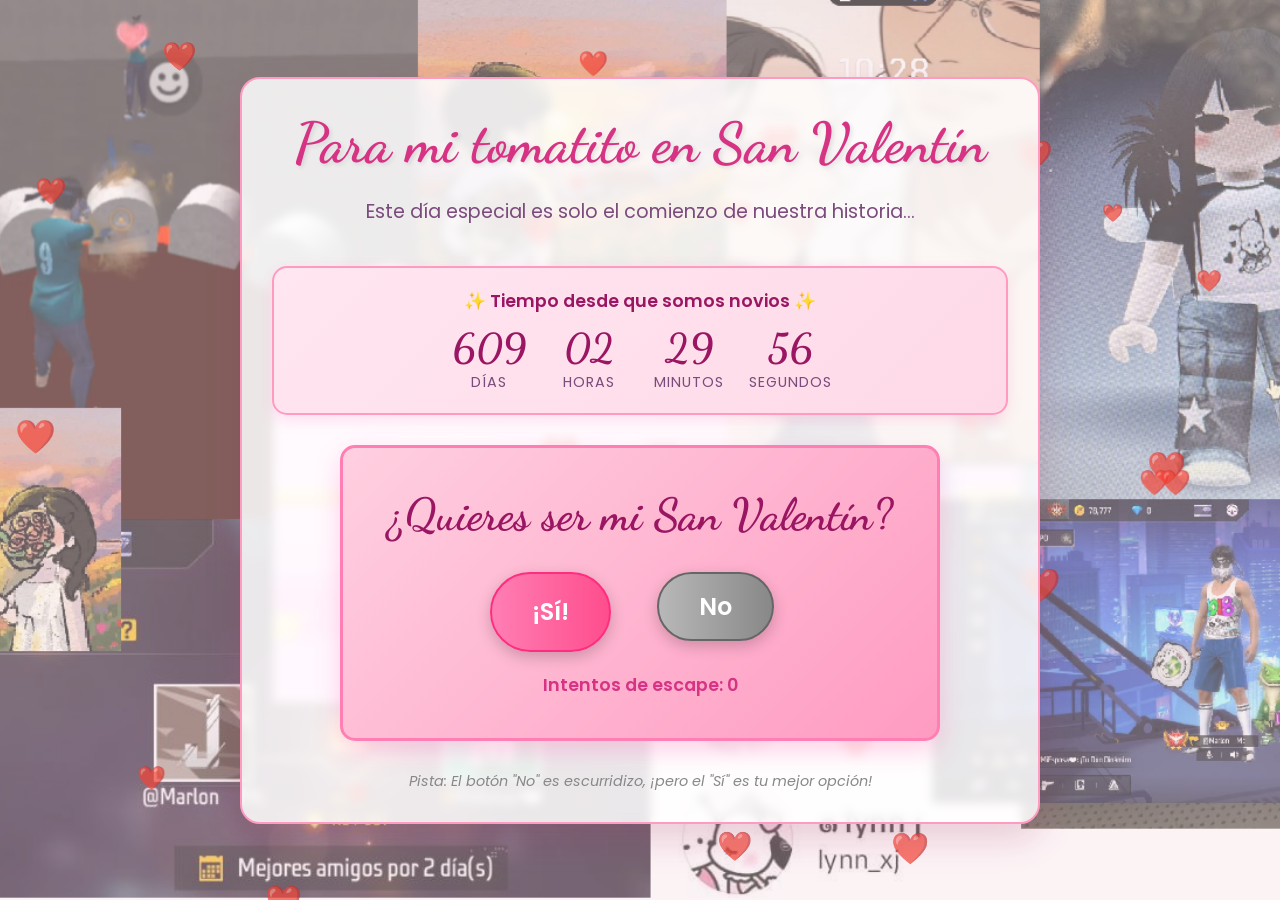
<file: index.html>
<!DOCTYPE html>
<html lang="es">
<head>
    <meta charset="UTF-8">
    <meta name="viewport" content="width=device-width, initial-scale=1.0">
    <title>San Valentín para mi tomatito</title>
    <link rel="icon" href="logo.png">
    <link rel="stylesheet" href="https://cdnjs.cloudflare.com/ajax/libs/font-awesome/6.4.0/css/all.min.css">
    <link href="https://fonts.googleapis.com/css2?family=Dancing+Script:wght@700&family=Poppins:wght@300;400;600&display=swap" rel="stylesheet">
    <style>
        * {
            margin: 0;
            padding: 0;
            box-sizing: border-box;
        }
        
        body {
            font-family: 'Poppins', sans-serif;
            background-color: #f8e1e7;
            color: #5a3d5c;
            min-height: 100vh;
            display: flex;
            justify-content: center;
            align-items: center;
            overflow-x: hidden;
            position: relative;
            transition: background-color 0.5s ease;
        }
        
        body::before {
            content: '';
            position: fixed;
            top: 0;
            left: 0;
            width: 100%;
            height: 100%;
            background-image: url('./bg.png');
            background-size: cover;
            background-position: center;
            background-repeat: no-repeat;
            opacity: 0.6;
            z-index: -1;
            transition: opacity 0.8s ease;
        }
        
        body.darkened::before {
            opacity: 0.3;
        }
        
        .container {
            width: 90%;
            max-width: 800px;
            text-align: center;
            padding: 30px;
            background-color: rgba(255, 255, 255, 0.85);
            border-radius: 20px;
            box-shadow: 0 15px 35px rgba(158, 50, 101, 0.2);
            position: relative;
            z-index: 1;
            backdrop-filter: blur(5px);
            border: 2px solid #ff9bc1;
            overflow: hidden;
        }
        
        .hearts-container {
            position: fixed;
            width: 100%;
            height: 100%;
            top: 0;
            left: 0;
            pointer-events: none;
            z-index: 0;
        }
        
        .heart {
            position: absolute;
            font-size: 20px;
            color: #ff4d8d;
            opacity: 0.7;
            animation: float 5s infinite ease-in-out;
        }
        
        @keyframes float {
            0%, 100% {
                transform: translateY(0) rotate(0deg);
            }
            50% {
                transform: translateY(-20px) rotate(10deg);
            }
        }
        
        h1 {
            font-family: 'Dancing Script', cursive;
            font-size: 3.5rem;
            color: #d63384;
            margin-bottom: 20px;
            text-shadow: 2px 2px 4px rgba(0, 0, 0, 0.1);
        }
        
        .subtitle {
            font-size: 1.2rem;
            margin-bottom: 40px;
            color: #7a4b7c;
        }

        .timer-container {
            background: linear-gradient(135deg, #ffe6f0 0%, #ffd9e8 100%);
            padding: 20px;
            border-radius: 15px;
            margin: 20px auto 30px;
            border: 2px solid #ff9bc1;
            box-shadow: 0 5px 15px rgba(255, 105, 180, 0.2);
        }

        .timer-label {
            font-size: 1.1rem;
            color: #9a1663;
            margin-bottom: 10px;
            font-weight: 600;
        }

        .timer {
            font-family: 'Dancing Script', cursive;
            font-size: 2.2rem;
            color: #d63384;
            display: flex;
            justify-content: center;
            gap: 20px;
            flex-wrap: wrap;
        }

        .timer-unit {
            display: flex;
            flex-direction: column;
            align-items: center;
            min-width: 80px;
        }

        .timer-value {
            font-size: 2.5rem;
            font-weight: 700;
            line-height: 1.2;
            color: #9a1663;
        }

        .timer-text {
            font-size: 0.9rem;
            font-family: 'Poppins', sans-serif;
            color: #7a4b7c;
            text-transform: uppercase;
            letter-spacing: 1px;
        }
        
        .question-box {
            background: linear-gradient(135deg, #ffcfe0 0%, #ff9bc1 100%);
            padding: 40px 30px;
            border-radius: 15px;
            margin: 30px auto;
            max-width: 600px;
            box-shadow: 0 10px 25px rgba(255, 105, 180, 0.3);
            border: 3px solid #ff7eb3;
            position: relative;
        }
        
        .question-box h2 {
            font-family: 'Dancing Script', cursive;
            font-size: 2.8rem;
            color: #9a1663;
            margin-bottom: 30px;
        }
        
        .buttons-container {
            display: flex;
            justify-content: center;
            gap: 30px;
            flex-wrap: wrap;
            margin-top: 20px;
            position: relative;
            min-height: 80px;
        }
        
        .btn {
            padding: 15px 40px;
            font-size: 1.5rem;
            font-weight: 600;
            border: none;
            border-radius: 50px;
            cursor: pointer;
            transition: all 0.3s ease;
            font-family: 'Poppins', sans-serif;
            box-shadow: 0 5px 15px rgba(0, 0, 0, 0.2);
            position: relative;
        }
        
        .btn-yes {
            background: linear-gradient(to right, #ff7eb3, #ff4d8d);
            color: white;
            border: 2px solid #ff2d7f;
            z-index: 10;
        }
        
        .btn-no {
            background: linear-gradient(to right, #b8b8b8, #888);
            color: white;
            border: 2px solid #666;
            position: relative;
            z-index: 5;
            transition: left 0.2s ease, top 0.2s ease;
        }
        
        .btn:hover {
            transform: translateY(-5px);
            box-shadow: 0 8px 20px rgba(0, 0, 0, 0.25);
        }
        
        .btn:active {
            transform: translateY(0);
        }
        
        .modal-overlay {
            position: fixed;
            top: 0;
            left: 0;
            width: 100%;
            height: 100%;
            background-color: rgba(0, 0, 0, 0.85);
            display: flex;
            justify-content: center;
            align-items: center;
            z-index: 100;
            opacity: 0;
            visibility: hidden;
            transition: all 0.5s ease;
        }
        
        .modal-overlay.active {
            opacity: 1;
            visibility: visible;
        }
        
        .modal-content {
            background: linear-gradient(135deg, #ffcfe0 0%, #ff9bc1 100%);
            padding: 50px;
            border-radius: 20px;
            max-width: 600px;
            width: 90%;
            text-align: center;
            box-shadow: 0 20px 50px rgba(0, 0, 0, 0.5);
            border: 3px solid #ff7eb3;
            transform: scale(0.8);
            transition: transform 0.5s ease;
            position: relative;
        }
        
        .modal-overlay.active .modal-content {
            transform: scale(1);
        }
        
        .modal-content h2 {
            font-family: 'Dancing Script', cursive;
            font-size: 3.5rem;
            color: #9a1663;
            margin-bottom: 20px;
        }
        
        .modal-content p {
            font-size: 1.4rem;
            color: #5a3d5c;
            line-height: 1.6;
            margin-bottom: 30px;
        }
        
        .modal-content .close-btn {
            background: linear-gradient(to right, #ff7eb3, #ff4d8d);
            color: white;
            border: none;
            padding: 12px 30px;
            font-size: 1.2rem;
            border-radius: 50px;
            cursor: pointer;
            transition: all 0.3s ease;
            font-weight: 600;
            border: 2px solid #ff2d7f;
        }
        
        .modal-content .close-btn:hover {
            transform: translateY(-3px);
            box-shadow: 0 5px 15px rgba(0, 0, 0, 0.3);
        }
        
        .instructions {
            margin-top: 30px;
            font-size: 0.9rem;
            color: #888;
            font-style: italic;
        }
        
        @media (max-width: 768px) {
            .container {
                padding: 20px;
            }
            
            h1 {
                font-size: 2.8rem;
            }
            
            .question-box h2 {
                font-size: 2.2rem;
            }
            
            .modal-content h2 {
                font-size: 2.8rem;
            }
            
            .btn {
                padding: 12px 30px;
                font-size: 1.3rem;
            }

            .timer {
                font-size: 1.8rem;
                gap: 10px;
            }

            .timer-value {
                font-size: 2rem;
            }

            .timer-unit {
                min-width: 60px;
            }
        }
        
        @media (max-width: 480px) {
            .buttons-container {
                flex-direction: column;
                align-items: center;
            }
            
            .btn {
                width: 80%;
            }

            .timer {
                flex-direction: column;
                gap: 5px;
            }

            .timer-unit {
                flex-direction: row;
                gap: 10px;
                min-width: auto;
            }
        }
        
        .counter {
            margin-top: 20px;
            font-size: 1.1rem;
            color: #d63384;
            font-weight: 600;
        }
        
        .no-btn-container {
            position: relative;
            min-height: 60px;
            min-width: 150px;
        }
    </style>
</head>
<body>
    <div class="hearts-container" id="heartsContainer"></div>
    
    <div class="container">
        <h1>Para mi tomatito en San Valentín</h1>
        <p class="subtitle">Este día especial es solo el comienzo de nuestra historia...</p>
        
        <!-- Nuevo cronómetro -->
        <div class="timer-container">
            <div class="timer-label">✨ Tiempo desde que somos novios ✨</div>
            <div class="timer" id="timer">
                <div class="timer-unit">
                    <span class="timer-value" id="days">00</span>
                    <span class="timer-text">Días</span>
                </div>
                <div class="timer-unit">
                    <span class="timer-value" id="hours">00</span>
                    <span class="timer-text">Horas</span>
                </div>
                <div class="timer-unit">
                    <span class="timer-value" id="minutes">00</span>
                    <span class="timer-text">Minutos</span>
                </div>
                <div class="timer-unit">
                    <span class="timer-value" id="seconds">00</span>
                    <span class="timer-text">Segundos</span>
                </div>
            </div>
        </div>
        
        <div class="question-box">
            <h2 id="questionText">¿Quieres ser mi San Valentín?</h2>
            <div class="buttons-container">
                <button class="btn btn-yes" id="yesBtn">¡Sí!</button>
                <div class="no-btn-container">
                    <button class="btn btn-no" id="noBtn">No</button>
                </div>
            </div>
            <div class="counter" id="counter">Intentos de escape: 0</div>
        </div>
        
        <p class="instructions">Pista: El botón "No" es escurridizo, ¡pero el "Sí" es tu mejor opción!</p>
    </div>
    
    <div class="modal-overlay" id="modalOverlay">
        <div class="modal-content">
            <h2 id="modalTitle">¡Gracias por aceptar!</h2>
            <p id="modalMessage">Sabes hoy 14 de Febrero se celebra el Dia de los enamorados, puede que no este alla contigo y no tenga como darte los regalos que mereces pero a pesar de la distancia quiero que tengas presente que te amo, estudio programacion, esto es lo que hago, a simple vista puede ser "simple" pero tiene tiempo y esfuerzo para que todo funcione como quiero, como quiero que funcione lo nuestro a pesar de la distancia, espero que el proximo año tambien seas mi san valentin, tenemos 10 meses casi 1 año, te amo demasiado mi tomatito.</p>
            <button class="close-btn" id="closeModalBtn">Cerrar</button>
        </div>
    </div>
    
    <script>
        document.addEventListener('DOMContentLoaded', function() {
            // Elementos principales
            const yesBtn = document.getElementById('yesBtn');
            const noBtn = document.getElementById('noBtn');
            const modalOverlay = document.getElementById('modalOverlay');
            const closeModalBtn = document.getElementById('closeModalBtn');
            const body = document.body;
            const heartsContainer = document.getElementById('heartsContainer');
            const counterElement = document.getElementById('counter');
            const buttonsContainer = document.querySelector('.buttons-container');
            
            // Variables para el contador y tamaño del botón Sí
            let escapeAttempts = 0;
            let yesBtnSize = 1;
            
            // Función para actualizar el cronómetro
            function updateTimer() {
                // Fecha objetivo: 4 de abril de 2025, 8:35 PM (hora local)
                const targetDate = new Date(2025, 3, 4, 20, 35, 0); // Mes 3 = Abril (0-indexed)
                const now = new Date();
                
                // Calcular la diferencia en milisegundos
                const difference = now - targetDate;
                
                if (difference > 0) {
                    // Calcular días, horas, minutos, segundos
                    const days = Math.floor(difference / (1000 * 60 * 60 * 24));
                    const hours = Math.floor((difference % (1000 * 60 * 60 * 24)) / (1000 * 60 * 60));
                    const minutes = Math.floor((difference % (1000 * 60 * 60)) / (1000 * 60));
                    const seconds = Math.floor((difference % (1000 * 60)) / 1000);
                    
                    // Actualizar el DOM con leading zeros
                    document.getElementById('days').textContent = days.toString().padStart(2, '0');
                    document.getElementById('hours').textContent = hours.toString().padStart(2, '0');
                    document.getElementById('minutes').textContent = minutes.toString().padStart(2, '0');
                    document.getElementById('seconds').textContent = seconds.toString().padStart(2, '0');
                }
            }
            
            // Actualizar el cronómetro cada segundo
            setInterval(updateTimer, 1000);
            
            // Crear corazones flotantes
            function createHearts() {
                const heartCount = 30;
                
                for (let i = 0; i < heartCount; i++) {
                    const heart = document.createElement('div');
                    heart.classList.add('heart');
                    heart.innerHTML = '❤️';
                    
                    // Posición aleatoria
                    const posX = Math.random() * 100;
                    const posY = Math.random() * 100;
                    const delay = Math.random() * 5;
                    const size = Math.random() * 20 + 15;
                    
                    heart.style.left = `${posX}%`;
                    heart.style.top = `${posY}%`;
                    heart.style.fontSize = `${size}px`;
                    heart.style.animationDelay = `${delay}s`;
                    
                    heartsContainer.appendChild(heart);
                }
            }
            
            // Función para mover el botón No a una posición aleatoria
            function moveNoButton() {
                const containerRect = buttonsContainer.getBoundingClientRect();
                const buttonRect = noBtn.getBoundingClientRect();
                
                // Asegurarse de que el botón no se salga del contenedor
                const maxX = containerRect.width - buttonRect.width - 20;
                const maxY = containerRect.height - buttonRect.height - 20;
                
                // Posiciones aleatorias dentro del contenedor
                const randomX = Math.floor(Math.random() * maxX);
                const randomY = Math.floor(Math.random() * maxY);
                
                // Aplicar la nueva posición absoluta
                noBtn.style.position = 'absolute';
                noBtn.style.left = `${randomX}px`;
                noBtn.style.top = `${randomY}px`;
                
                // Incrementar el contador de intentos
                escapeAttempts++;
                counterElement.textContent = `Intentos de escape: ${escapeAttempts}`;
                
                // Aumentar el tamaño del botón Sí
                yesBtnSize += 0.1;
                yesBtn.style.transform = `scale(${yesBtnSize})`;
                
                // Cambiar el texto de la pregunta después de algunos intentos
                if (escapeAttempts === 3) {
                    document.getElementById('questionText').textContent = "¿Seguro que no quieres ser mi San Valentín?";
                } else if (escapeAttempts === 6) {
                    document.getElementById('questionText').textContent = "Vamos, dale otra oportunidad al Sí";
                } else if (escapeAttempts === 9) {
                    document.getElementById('questionText').textContent = "¡El botón No está trampeado! Elige el Sí";
                } else if (escapeAttempts === 12) {
                    document.getElementById('questionText').textContent = "¡Te tengo! El Sí es tu destino";
                }
                
                // Efecto de sonido (opcional)
                makeClickSound();
            }
            
            // Efecto de sonido para el botón No
            function makeClickSound() {
                // Crear un sonido de clic simple
                try {
                    const audioContext = new (window.AudioContext || window.webkitAudioContext)();
                    const oscillator = audioContext.createOscillator();
                    const gainNode = audioContext.createGain();
                    
                    oscillator.connect(gainNode);
                    gainNode.connect(audioContext.destination);
                    
                    oscillator.frequency.value = 300 + (escapeAttempts * 10);
                    oscillator.type = 'sine';
                    
                    gainNode.gain.setValueAtTime(0.1, audioContext.currentTime);
                    gainNode.gain.exponentialRampToValueAtTime(0.01, audioContext.currentTime + 0.1);
                    
                    oscillator.start(audioContext.currentTime);
                    oscillator.stop(audioContext.currentTime + 0.1);
                } catch (e) {
                    console.log("Audio no disponible");
                }
            }
            
            // Mostrar el modal con el mensaje
            function showModal() {
                body.classList.add('darkened');
                modalOverlay.classList.add('active');
                
                // Crear efecto de confeti cuando se acepta
                createConfetti();
                
                // Reproducir sonido de éxito
                playSuccessSound();
            }
            
            // Reproducir sonido de éxito
            function playSuccessSound() {
                try {
                    const audioContext = new (window.AudioContext || window.webkitAudioContext)();
                    
                    // Crear una melodía simple de éxito
                    const notes = [523.25, 659.25, 783.99]; // Do, Mi, Sol
                    let time = audioContext.currentTime;
                    
                    notes.forEach((frequency, index) => {
                        const oscillator = audioContext.createOscillator();
                        const gainNode = audioContext.createGain();
                        
                        oscillator.connect(gainNode);
                        gainNode.connect(audioContext.destination);
                        
                        oscillator.frequency.value = frequency;
                        oscillator.type = 'sine';
                        
                        gainNode.gain.setValueAtTime(0, time);
                        gainNode.gain.linearRampToValueAtTime(0.2, time + 0.1);
                        gainNode.gain.exponentialRampToValueAtTime(0.01, time + 0.3);
                        
                        oscillator.start(time);
                        oscillator.stop(time + 0.3);
                        
                        time += 0.2;
                    });
                } catch (e) {
                    console.log("Audio no disponible");
                }
            }
            
            // Cerrar el modal
            function closeModal() {
                body.classList.remove('darkened');
                modalOverlay.classList.remove('active');
            }
            
            // Crear efecto de confeti
            function createConfetti() {
                const confettiCount = 150;
                const colors = ['#ff4d8d', '#ff7eb3', '#ff9bc1', '#d63384', '#ff2d7f'];
                
                for (let i = 0; i < confettiCount; i++) {
                    const confetti = document.createElement('div');
                    confetti.classList.add('heart');
                    confetti.innerHTML = '❤️';
                    
                    // Posición aleatoria en la parte superior
                    const posX = Math.random() * 100;
                    const posY = -10;
                    const delay = Math.random() * 1;
                    const size = Math.random() * 20 + 10;
                    const color = colors[Math.floor(Math.random() * colors.length)];
                    
                    confetti.style.left = `${posX}%`;
                    confetti.style.top = `${posY}%`;
                    confetti.style.fontSize = `${size}px`;
                    confetti.style.color = color;
                    confetti.style.animation = `float 3s ease-in ${delay}s forwards`;
                    
                    // Agregar al overlay del modal
                    modalOverlay.appendChild(confetti);
                    
                    // Eliminar después de la animación
                    setTimeout(() => {
                        confetti.remove();
                    }, 3000);
                }
            }
            
            // Event listeners
            noBtn.addEventListener('mouseover', moveNoButton);
            noBtn.addEventListener('click', function(e) {
                e.preventDefault();
                moveNoButton();
            });
            noBtn.addEventListener('touchstart', function(e) {
                e.preventDefault();
                moveNoButton();
            });
            
            yesBtn.addEventListener('click', showModal);
            closeModalBtn.addEventListener('click', closeModal);
            modalOverlay.addEventListener('click', function(e) {
                if (e.target === modalOverlay) {
                    closeModal();
                }
            });
        
            // Inicializar corazones flotantes
            createHearts();
            
            // Inicializar el cronómetro
            updateTimer();
            
            // Asegurarse de que los botones estén uno al lado del otro al inicio
            setTimeout(() => {
                noBtn.style.position = 'relative';
                noBtn.style.left = '0';
                noBtn.style.top = '0';
            }, 100);
        });
    </script>
</body>
</html>
</file>
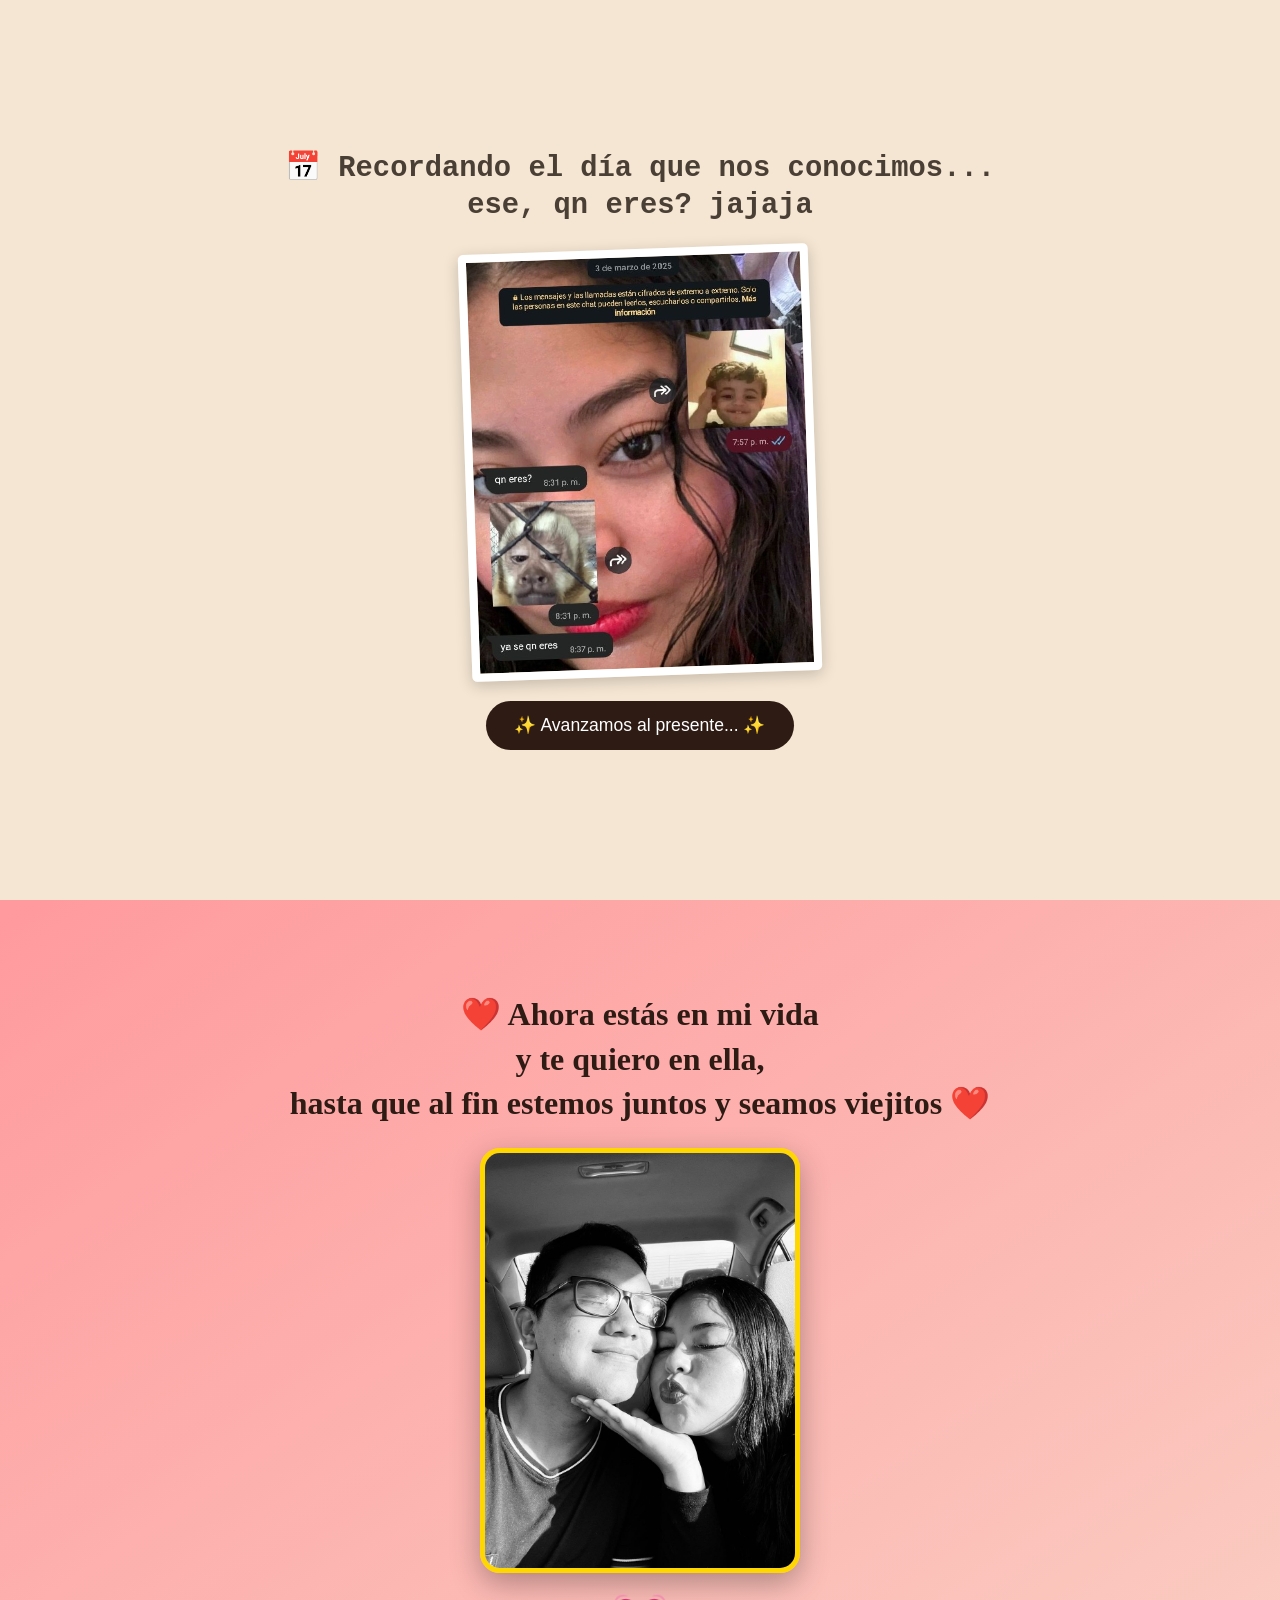
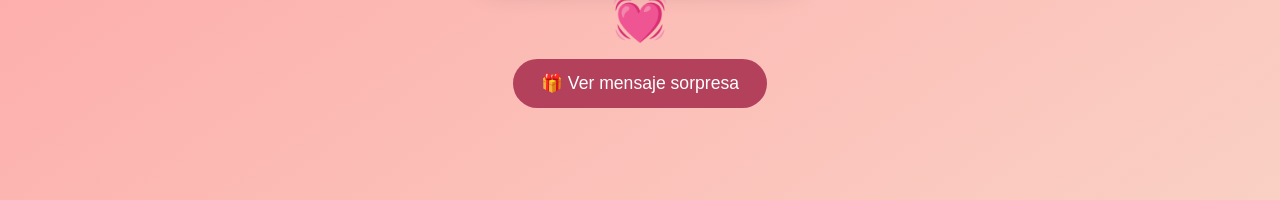
<file: 14/index.html>
<!DOCTYPE html>
<html>
<head>
    <meta charset="UTF-8">
    <meta name="viewport" content="width=device-width, initial-scale=1.0, maximum-scale=1.0, user-scalable=no">
    <title>💖 Dia 14 de 29 💖</title>
    <style>
        * {
            margin: 0;
            padding: 0;
            box-sizing: border-box;
        }
        body {
            font-family: Arial, sans-serif;
            scroll-behavior: smooth;
            overflow-x: hidden;
        }
        .pantalla {
            min-height: 100vh;
            height: auto;
            display: flex;
            flex-direction: column;
            justify-content: center;
            align-items: center;
            text-align: center;
            padding: 30px 20px;
        }
        
        /* PANTALLA 1: PASADO */
        #pasado {
            background: #f5e6d3;
            color: #4a3f35;
        }
        #pasado h1 {
            font-family: 'Courier New', monospace;
            font-size: 1.8em;
            max-width: 95%;
            margin-bottom: 15px;
            line-height: 1.3;
        }
        #pasado .imagen-wrapper {
            max-width: 300px;  /* Tamaño máximo en escritorio */
            width: 85%;
            margin: 10px auto;
        }
        #pasado .imagen-wrapper img {
            width: 100%;
            height: auto;
            border: 8px solid white;
            box-shadow: 0 4px 15px rgba(0,0,0,0.2);
            transform: rotate(-2deg);
            border-radius: 5px;
            display: block;
        }
        
        /* PANTALLA 2: PRESENTE */
        #presente {
            background: linear-gradient(145deg, #ff9a9e, #fad0c4);
            color: #2d1b14;
        }
        #presente h1 {
            font-family: 'Georgia', serif;
            font-size: 2em;
            font-weight: bold;
            max-width: 95%;
            margin-bottom: 12px;
            line-height: 1.4;
        }
        #presente .imagen-wrapper {
            max-width: 280px;  /* Tamaño máximo en escritorio */
            width: 80%;
            margin: 10px auto;
        }
        #presente .imagen-wrapper img {
            width: 100%;
            height: auto;
            border-radius: 20px;
            box-shadow: 0 10px 30px rgba(0,0,0,0.3);
            border: 5px solid gold;
            display: block;
        }
        
        .boton {
            display: inline-block;
            background: #2d1b14;
            color: white;
            padding: 14px 28px;
            text-decoration: none;
            border-radius: 50px;
            font-size: 1.1em;
            margin-top: 15px;
            transition: 0.3s;
            border: none;
            cursor: pointer;
            -webkit-tap-highlight-color: transparent;
        }
        .boton:hover {
            background: #5a3d31;
            transform: scale(1.05);
        }
        .boton-rosa {
            background: #b3415c;
        }
        .boton-rosa:hover {
            background: #d45f7a;
        }
        
        .corazon {
            font-size: 2.8em;
            animation: latir 1s infinite alternate;
            margin-top: 8px;
        }
        @keyframes latir {
            0% { transform: scale(1); }
            100% { transform: scale(1.3); }
        }
        
        /* 📱 SOLO PARA MÓVILES (menos de 600px) */
        @media (max-width: 600px) {
            #pasado h1 {
                font-size: 1.3em;  /* Texto más pequeño en móvil */
            }
            #presente h1 {
                font-size: 1.5em;  /* Texto más pequeño en móvil */
            }
            
            #pasado .imagen-wrapper {
                max-width: 220px;  /* 🔥 PEQUEÑO EN MÓVIL */
                width: 75%;
            }
            #presente .imagen-wrapper {
                max-width: 200px;  /* 🔥 PEQUEÑO EN MÓVIL */
                width: 70%;
            }
            
            .boton {
                font-size: 0.9em;
                padding: 12px 22px;
            }
            .corazon {
                font-size: 2.2em;
            }
        }
        
        /* 📱 PARA MÓVILES MUY PEQUEÑOS (menos de 400px) */
        @media (max-width: 400px) {
            #pasado h1 {
                font-size: 1.1em;
            }
            #presente h1 {
                font-size: 1.3em;
            }
            #pasado .imagen-wrapper {
                max-width: 170px;  /* 🔥 AÚN MÁS PEQUEÑO */
                width: 70%;
            }
            #presente .imagen-wrapper {
                max-width: 150px;  /* 🔥 AÚN MÁS PEQUEÑO */
                width: 65%;
            }
            .boton {
                font-size: 0.8em;
                padding: 10px 18px;
            }
            .corazon {
                font-size: 1.8em;
            }
        }
        
        /* 💻 PARA PANTALLAS GRANDES */
        @media (min-width: 1200px) {
            #pasado .imagen-wrapper {
                max-width: 350px;
            }
            #presente .imagen-wrapper {
                max-width: 320px;
            }
        }
    </style>
</head>
<body>

    <!-- PANTALLA 1: PASADO -->
    <div id="pasado" class="pantalla">
        <h1>📅 Recordando el día que nos conocimos...<br>ese, qn eres? jajaja</h1>
        
        <div class="imagen-wrapper">
            <img src="01.jpg" alt="Primera conversación">
        </div>

        <a href="#presente" class="boton">✨ Avanzamos al presente... ✨</a>
    </div>

    <!-- PANTALLA 2: PRESENTE -->
    <div id="presente" class="pantalla">
        <h1>❤️ Ahora estás en mi vida<br>y te quiero en ella,<br>hasta que al fin estemos juntos y seamos viejitos ❤️</h1>
        
        <div class="imagen-wrapper">
            <img src="02.jpg" alt="Foto de nosotros">
        </div>

        <div class="corazon">💓</div>
        
        <button class="boton boton-rosa" onclick="mostrarMensaje()">🎁 Ver mensaje sorpresa</button>
    </div>

    <script>
        function mostrarMensaje() {
            alert('💖 Feliz dia 14 de 29 mi tomatito, te amo mucho 💖');
        }
    </script>

</body>
</html>
</file>
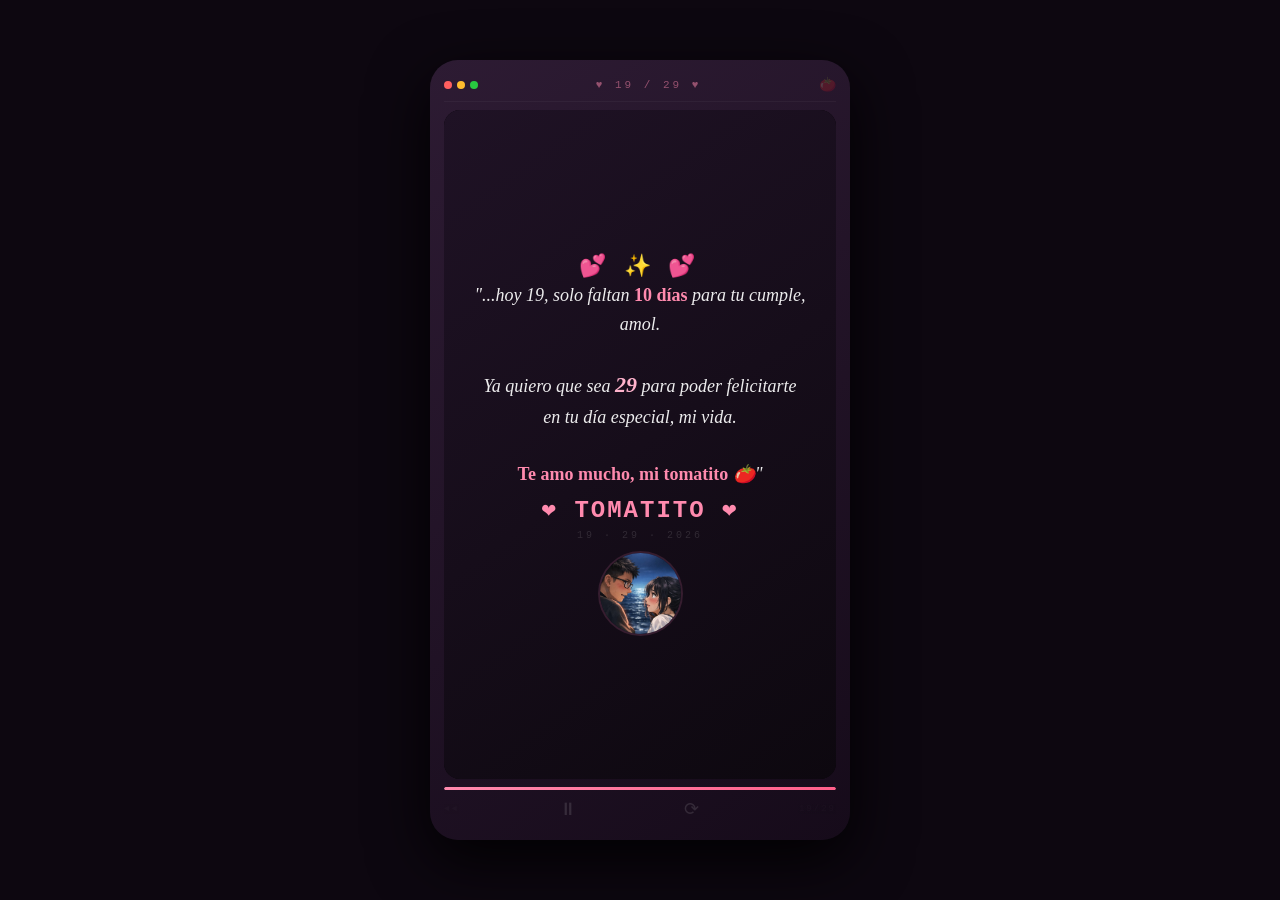
<file: 19/index.html>
<!DOCTYPE html>
<html lang="es">
<head>
    <meta charset="UTF-8" />
    <meta name="viewport" content="width=device-width, initial-scale=1.0, maximum-scale=1.0, user-scalable=no" />
    <title>Día 19 de 29 ❤️</title>
    <style>
        * {
            margin: 0;
            padding: 0;
            box-sizing: border-box;
        }

        body {
            background: #0d0710;
            display: flex;
            justify-content: center;
            align-items: center;
            min-height: 100vh;
            font-family: 'Georgia', serif;
            overflow: hidden;
            touch-action: manipulation;
            padding: 8px;
        }

        /* Contenedor principal - ocupa todo el ancho del celular */
        .video-container {
            width: 100%;
            max-width: 420px;
            height: 92vh;
            max-height: 780px;
            background: linear-gradient(145deg, #2d1b33, #160b1a);
            border-radius: 28px;
            padding: 16px 14px 18px;
            display: flex;
            flex-direction: column;
            position: relative;
            overflow: hidden;
            animation: encender 0.8s ease-out;
            box-shadow: 0 20px 60px rgba(0, 0, 0, 0.9);
        }

        @keyframes encender {
            0% { opacity: 0; transform: scale(0.95); }
            100% { opacity: 1; transform: scale(1); }
        }

        /* Barra superior */
        .video-bar {
            display: flex;
            justify-content: space-between;
            align-items: center;
            color: rgba(255, 255, 255, 0.2);
            font-size: 10px;
            font-family: 'Courier New', monospace;
            padding-bottom: 8px;
            border-bottom: 1px solid rgba(255, 255, 255, 0.04);
            flex-shrink: 0;
        }

        .video-bar .dots {
            display: flex;
            gap: 5px;
        }
        .video-bar .dots span {
            width: 8px;
            height: 8px;
            border-radius: 50%;
            display: inline-block;
        }
        .dot-red { background: #ff5f5f; }
        .dot-yellow { background: #ffbd2e; }
        .dot-green { background: #28c840; }

        .video-bar .titulo {
            font-size: 11px;
            letter-spacing: 3px;
            color: rgba(255, 138, 174, 0.5);
        }

        /* Frame de video - AHORA CON FLEX Y SIN ALTURA FIJA */
        .video-frame {
            flex: 1;
            border-radius: 16px;
            overflow: hidden;
            margin: 8px 0 8px;
            position: relative;
            background: #0e0810;
            box-shadow: inset 0 0 50px rgba(0, 0, 0, 0.7);
            display: flex;
            align-items: center;
            justify-content: center;
            min-height: 0;
            /* <-- Esto evita que se estire */
            touch-action: manipulation;
            cursor: pointer;
            width: 100%;
        }

        /* Slides - AHORA CON POSITION ABSOLUTE Y 100% */
        .slide {
            position: absolute;
            top: 0;
            left: 0;
            width: 100%;
            height: 100%;
            display: flex;
            flex-direction: column;
            align-items: center;
            justify-content: center;
            padding: 16px 18px;
            opacity: 0;
            transition: opacity 0.9s ease-in-out;
            text-align: center;
        }

        .slide.active {
            opacity: 1;
        }

        /* SLIDE 1 */
        .slide-1 {
            background: linear-gradient(135deg, #2a1a30, #160b1a);
        }

        .slide-1 .emoji-big {
            font-size: 48px;
            margin-bottom: 6px;
            animation: latido 2s infinite;
            flex-shrink: 0;
        }

        @keyframes latido {
            0%,
            100% {
                transform: scale(1);
            }
            50% {
                transform: scale(1.08);
            }
        }

        .slide-1 h1 {
            font-size: clamp(20px, 5vw, 28px);
            font-weight: 300;
            color: rgba(255, 255, 255, 0.92);
            letter-spacing: 1px;
            flex-shrink: 0;
        }

        .slide-1 h1 span {
            font-weight: 700;
            color: #ff8aae;
        }

        .slide-1 .pregunta {
            font-size: clamp(14px, 3vw, 18px);
            color: rgba(255, 255, 255, 0.6);
            margin-top: 4px;
            font-style: italic;
            border-left: 3px solid #ff8aae;
            padding-left: 12px;
            flex-shrink: 0;
        }

        .foto-ella {
            margin-top: 10px;
            width: clamp(90px, 22vw, 130px);
            height: clamp(90px, 22vw, 130px);
            border-radius: 50%;
            object-fit: cover;
            border: 3px solid rgba(255, 138, 174, 0.2);
            box-shadow: 0 0 40px rgba(255, 138, 174, 0.08);
            background: #1a0e1e;
            flex-shrink: 0;
        }

        .foto-label {
            margin-top: 4px;
            font-size: 9px;
            color: rgba(255, 255, 255, 0.1);
            font-family: 'Courier New', monospace;
            letter-spacing: 4px;
            flex-shrink: 0;
        }

        /* SLIDE 2 */
        .slide-2 {
            background: linear-gradient(145deg, #1f1225, #0d080f);
            justify-content: center;
            gap: 2px;
        }

        .slide-2 .corazoncitos {
            font-size: 22px;
            letter-spacing: 6px;
            animation: flotar 3s ease-in-out infinite;
            flex-shrink: 0;
        }

        @keyframes flotar {
            0%,
            100% {
                transform: translateY(0);
            }
            50% {
                transform: translateY(-4px);
            }
        }

        .slide-2 .mensaje {
            font-size: clamp(14px, 3.5vw, 18px);
            line-height: 1.6;
            color: rgba(255, 255, 255, 0.92);
            max-width: 340px;
            font-family: 'Georgia', serif;
            font-style: italic;
            padding: 0 2px;
            flex-shrink: 0;
        }

        .slide-2 .mensaje strong {
            color: #ff8aae;
            font-weight: 700;
            font-style: normal;
        }

        .slide-2 .mensaje .highlight {
            color: #ffb3cc;
            font-size: clamp(17px, 4vw, 22px);
            font-weight: 700;
        }

        .slide-2 .apodo {
            font-size: clamp(18px, 4vw, 24px);
            color: #ff8aae;
            font-weight: 700;
            margin-top: 4px;
            letter-spacing: 2px;
            font-family: 'Courier New', monospace;
            flex-shrink: 0;
        }

        .slide-2 .fecha {
            font-size: 10px;
            color: rgba(255, 255, 255, 0.12);
            font-family: 'Courier New', monospace;
            margin-top: 4px;
            letter-spacing: 3px;
            flex-shrink: 0;
        }

        .foto-dos {
            margin-top: 8px;
            width: clamp(60px, 15vw, 85px);
            height: clamp(60px, 15vw, 85px);
            border-radius: 50%;
            object-fit: cover;
            border: 2px solid rgba(255, 138, 174, 0.12);
            background: #1a0e1e;
            flex-shrink: 0;
        }

        /* Barra de progreso */
        .progress-container {
            width: 100%;
            height: 3px;
            background: rgba(255, 255, 255, 0.05);
            border-radius: 10px;
            overflow: hidden;
            flex-shrink: 0;
        }

        .progress-bar {
            height: 100%;
            width: 0%;
            background: linear-gradient(90deg, #ff8aae, #ff5f8a);
            border-radius: 10px;
            animation: progreso 8s linear forwards;
        }

        @keyframes progreso {
            0% {
                width: 0%;
            }
            100% {
                width: 100%;
            }
        }

        /* Controles */
        .video-controls {
            display: flex;
            justify-content: space-between;
            align-items: center;
            color: rgba(255, 255, 255, 0.08);
            font-size: 16px;
            padding-top: 6px;
            font-family: 'Courier New', monospace;
            letter-spacing: 2px;
            flex-shrink: 0;
        }

        .video-controls span {
            font-size: 9px;
            opacity: 0.25;
            letter-spacing: 2px;
        }

        .video-controls .control-btn {
            background: none;
            border: none;
            color: rgba(255, 255, 255, 0.12);
            font-size: 18px;
            padding: 2px 8px;
            cursor: pointer;
            touch-action: manipulation;
            font-family: 'Courier New', monospace;
        }

        .video-controls .control-btn:active {
            color: #ff8aae;
            transform: scale(0.9);
        }

        .pause-indicator {
            position: absolute;
            top: 50%;
            left: 50%;
            transform: translate(-50%, -50%);
            font-size: 40px;
            color: rgba(255, 255, 255, 0.12);
            pointer-events: none;
            opacity: 0;
            transition: opacity 0.3s;
            z-index: 10;
        }

        .pause-indicator.show {
            opacity: 1;
        }

        /* Responsive para pantallas muy pequeñas */
        @media (max-width: 360px) {
            .video-container {
                padding: 10px 8px 12px;
                border-radius: 16px;
                height: 94vh;
            }
            .slide {
                padding: 10px 12px;
            }
            .slide-2 .mensaje {
                font-size: 13px;
                line-height: 1.5;
            }
            .slide-1 .emoji-big {
                font-size: 36px;
            }
            .slide-1 h1 {
                font-size: 18px;
            }
            .slide-2 .apodo {
                font-size: 16px;
            }
            .foto-ella {
                width: 70px;
                height: 70px;
            }
            .foto-dos {
                width: 50px;
                height: 50px;
            }
        }

        @media (max-height: 600px) {
            .slide-1 .emoji-big {
                font-size: 30px;
                margin-bottom: 2px;
            }
            .slide-1 h1 {
                font-size: 16px;
            }
            .slide-1 .pregunta {
                font-size: 12px;
            }
            .slide-2 .mensaje {
                font-size: 12px;
                line-height: 1.4;
            }
            .slide-2 .apodo {
                font-size: 14px;
            }
            .foto-ella {
                width: 60px;
                height: 60px;
                margin-top: 4px;
            }
            .foto-dos {
                width: 45px;
                height: 45px;
                margin-top: 4px;
            }
            .video-frame {
                margin: 4px 0;
            }
            .video-container {
                padding: 10px 10px 12px;
                height: 96vh;
            }
            .slide {
                padding: 8px 12px;
            }
        }

        ::-webkit-scrollbar {
            display: none;
        }
        body {
            -webkit-user-select: none;
            user-select: none;
        }
    </style>
</head>
<body>

    <div class="video-container">

        <!-- Barra superior -->
        <div class="video-bar">
            <div class="dots">
                <span class="dot-red"></span>
                <span class="dot-yellow"></span>
                <span class="dot-green"></span>
            </div>
            <span class="titulo">♥ 19 / 29 ♥</span>
            <span style="font-size:14px;">🍅</span>
        </div>

        <!-- Frame -->
        <div class="video-frame" id="videoFrame">

            <div class="pause-indicator" id="pauseIndicator">⏸</div>

            <!-- SLIDE 1 -->
            <div class="slide slide-1 active" id="slide1">
                <div class="emoji-big">🌸</div>
                <h1>¿Y si te digo que...</h1>
                <div class="pregunta">— hoy tengo algo para ti —</div>

                <!-- REEMPLAZA "foto-ella.jpg" -->
                <img src="04.jpg" alt="Ella" class="foto-ella" />

                <div class="foto-label">✦ TÚ ✦</div>
            </div>

            <!-- SLIDE 2 -->
            <div class="slide slide-2" id="slide2">
                <div class="corazoncitos">💕 ✨ 💕</div>
                <div class="mensaje">
                    "...hoy 19, solo faltan <strong>10 días</strong> para tu cumple, amol.<br><br>
                    Ya quiero que sea <span class="highlight">29</span> para poder felicitarte<br>
                    en tu día especial, mi vida.<br><br>
                    <strong>Te amo mucho, mi tomatito</strong> 🍅"
                </div>
                <div class="apodo">❤️ TOMATITO ❤️</div>
                <div class="fecha">19 · 29 · 2026</div>

                <!-- REEMPLAZA "foto-los-dos.jpg" -->
                <img src="03.jpg" alt="Los dos" class="foto-dos" />
            </div>

        </div>

        <!-- Barra de progreso -->
        <div class="progress-container">
            <div class="progress-bar" id="progressBar"></div>
        </div>

        <!-- Controles -->
        <div class="video-controls">
            <span>◄◄</span>
            <button class="control-btn" id="playBtn">▶</button>
            <button class="control-btn" id="resetBtn">⟳</button>
            <span>19/29</span>
        </div>

    </div>

    <script>
        // =========================================================
        // ELEMENTOS
        // =========================================================
        const slide1 = document.getElementById('slide1');
        const slide2 = document.getElementById('slide2');
        const frame = document.getElementById('videoFrame');
        const progressBar = document.getElementById('progressBar');
        const playBtn = document.getElementById('playBtn');
        const resetBtn = document.getElementById('resetBtn');
        const pauseIndicator = document.getElementById('pauseIndicator');

        let pausado = false;
        let timeoutId = null;

        // =========================================================
        // FUNCIONES
        // =========================================================
        function cambiarASlide2() {
            slide1.classList.remove('active');
            slide2.classList.add('active');
            playBtn.textContent = '⏸';
            pausado = false;
        }

        function iniciarTemporizador() {
            if (timeoutId) clearTimeout(timeoutId);
            if (!pausado && slide1.classList.contains('active')) {
                timeoutId = setTimeout(cambiarASlide2, 3500);
            }
        }

        function togglePausa() {
            if (slide2.classList.contains('active')) {
                // Si ya terminó, reiniciamos
                reiniciar();
                return;
            }

            pausado = !pausado;

            if (pausado) {
                clearTimeout(timeoutId);
                progressBar.style.animationPlayState = 'paused';
                playBtn.textContent = '▶';
                pauseIndicator.classList.add('show');
                setTimeout(() => pauseIndicator.classList.remove('show'), 500);
            } else {
                progressBar.style.animationPlayState = 'running';
                playBtn.textContent = '⏸';
                iniciarTemporizador();
            }
        }

        function reiniciar() {
            clearTimeout(timeoutId);
            pausado = false;
            playBtn.textContent = '⏸';

            slide2.classList.remove('active');
            slide1.classList.add('active');

            progressBar.style.animation = 'none';
            void progressBar.offsetHeight;
            progressBar.style.animation = 'progreso 8s linear forwards';
            progressBar.style.animationPlayState = 'running';

            iniciarTemporizador();
        }

        // =========================================================
        // EVENTOS
        // =========================================================
        frame.addEventListener('click', togglePausa);

        playBtn.addEventListener('click', (e) => {
            e.stopPropagation();
            togglePausa();
        });

        resetBtn.addEventListener('click', (e) => {
            e.stopPropagation();
            reiniciar();
        });

        // =========================================================
        // INICIO
        // =========================================================
        iniciarTemporizador();

        progressBar.addEventListener('animationend', () => {
            if (slide1.classList.contains('active')) {
                cambiarASlide2();
            }
        });

        console.log('❤️ Día 19 de 29 — Para mi tomatito ❤️');
    </script>

</body>
</html>
</file>
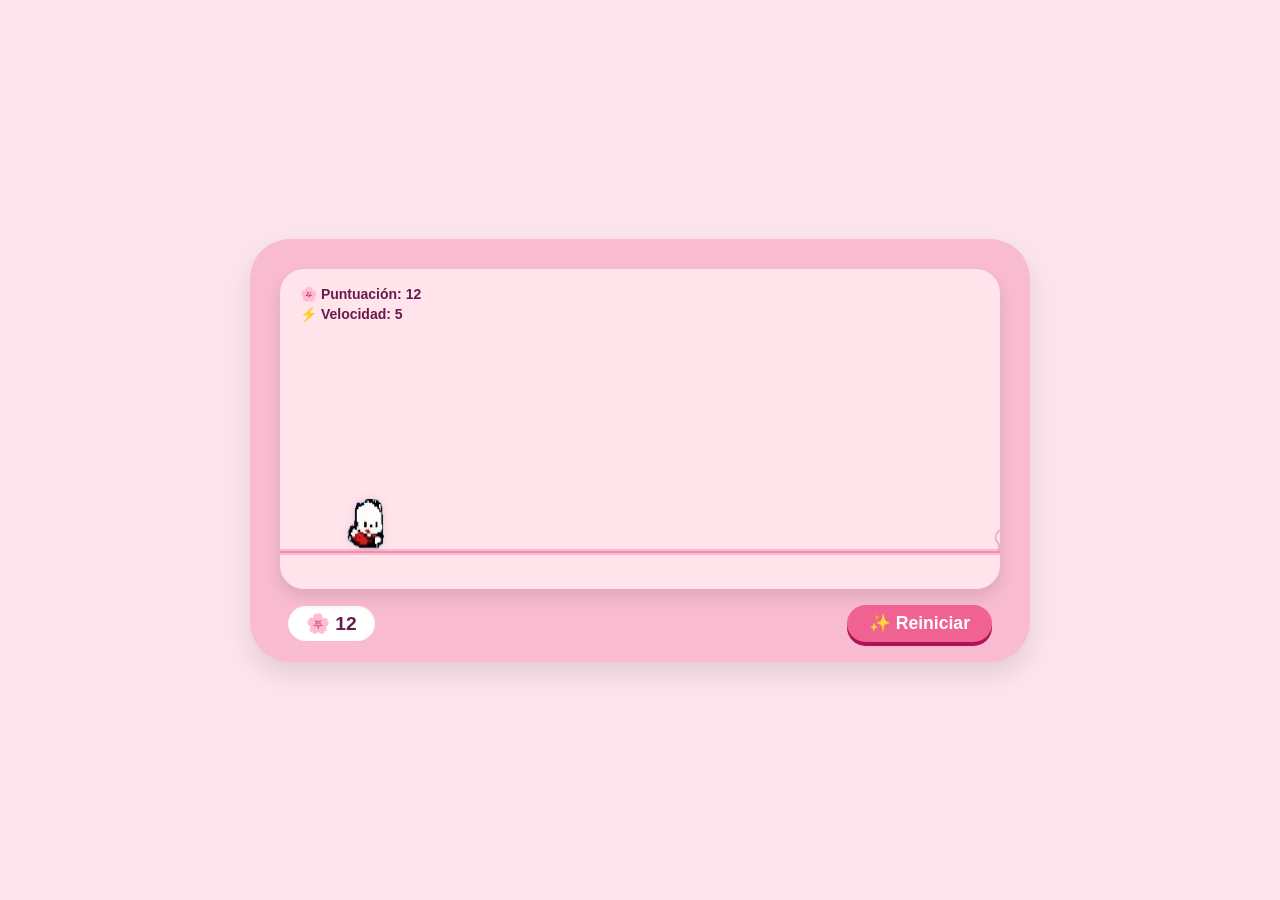
<file: 23/index.html>
<!DOCTYPE html>
<html lang="es">
<head>
    <meta charset="UTF-8" />
    <meta name="viewport" content="width=device-width, initial-scale=1.0" />
    <title>🌸 23 de 29 🌸</title>
    <style>
        * {
            margin: 0;
            padding: 0;
            box-sizing: border-box;
        }
        body {
            display: flex;
            justify-content: center;
            align-items: center;
            min-height: 100vh;
            background: #fce4ec;
            font-family: 'Segoe UI', sans-serif;
        }
        .game-wrapper {
            background: #f8bbd0;
            padding: 30px 30px 20px;
            border-radius: 40px;
            box-shadow: 0 12px 24px rgba(0,0,0,0.1);
        }
        canvas {
            display: block;
            margin: 0 auto;
            background: #ffe4ec;
            border-radius: 24px;
            box-shadow: inset 0 0 0 2px #f48fb1, 0 8px 16px rgba(0,0,0,0.1);
            cursor: pointer;
        }
        .info {
            display: flex;
            justify-content: space-between;
            align-items: center;
            margin-top: 16px;
            padding: 0 8px;
            color: #6a1b4d;
            font-weight: 600;
            font-size: 1.2rem;
        }
        .btn {
            background: #f06292;
            border: none;
            color: white;
            font-weight: bold;
            padding: 8px 22px;
            border-radius: 40px;
            font-size: 1.1rem;
            box-shadow: 0 4px 0 #ad1457;
            transition: 0.07s ease;
            cursor: pointer;
        }
        .btn:active {
            transform: translateY(4px);
            box-shadow: 0 0 0 #ad1457;
        }
        .btn:hover {
            background: #ec407a;
        }
        .score {
            background: white;
            padding: 6px 18px;
            border-radius: 40px;
            box-shadow: inset 0 1px 4px rgba(0,0,0,0.05);
        }
        .controls {
            display: flex;
            gap: 20px;
            align-items: center;
        }
        .hint {
            font-size: 0.9rem;
            color: #880e4f;
            background: #fce4ec;
            padding: 4px 16px;
            border-radius: 30px;
        }
        @media (max-width: 600px) {
            .game-wrapper { padding: 16px; }
            canvas { width: 100%; height: auto; }
            .info { flex-wrap: wrap; gap: 10px; justify-content: center; }
        }
    </style>
</head>
<body>
<div class="game-wrapper">
    <canvas id="gameCanvas" width="720" height="320"></canvas>
    <div class="info">
        <div class="score">🌸 <span id="scoreDisplay">0</span></div>
        <div class="controls">
            
            <button class="btn" id="restartBtn">✨ Reiniciar</button>
        </div>
    </div>
</div>
<script>
    (function(){
        const canvas = document.getElementById('gameCanvas');
        const ctx = canvas.getContext('2d');
        const scoreSpan = document.getElementById('scoreDisplay');

        // --- Dimensiones y constantes ---
        const GROUND_Y = 280;
        const PLAYER_X = 70;
        const GRAVITY = 0.6;
        const JUMP_FORCE = -12;
        const OBSTACLE_SPEED_BASE = 5;
        const MAX_OBSTACLES = 4;
        const SAFE_ZONE = 150; // Zona segura donde no pueden aparecer obstáculos

        // --- Estado del juego ---
        let gameOver = false;
        let score = 0;
        let frame = 0;
        let spawnTimer = 0;
        let nextSpawnDelay = 60;
        let lastObstacleX = canvas.width + 100; // Para evitar obstáculos muy cerca

        // --- Cargar imagen de Pochacco ---
        const pochaccoImg = new Image();
        pochaccoImg.src = 'poch.png';
        let imageLoaded = false;
        pochaccoImg.onload = function() {
            imageLoaded = true;
            console.log('✅ Imagen de Pochacco cargada correctamente');
        };
        pochaccoImg.onerror = function() {
            console.error('❌ Error al cargar la imagen. Asegúrate de que "poch.png" esté en la misma carpeta');
        };

        // --- Jugador ---
        const player = {
            x: PLAYER_X,
            y: GROUND_Y - 40,
            width: 40,
            height: 50,
            vy: 0,
            isDucking: false,
            isJumping: false,

            getHitbox() {
                if (this.isDucking) {
                    return {
                        x: this.x + 8,
                        y: this.y + 22,
                        w: this.width - 16,
                        h: this.height - 28
                    };
                } else {
                    return {
                        x: this.x + 8,
                        y: this.y + 6,
                        w: this.width - 16,
                        h: this.height - 14
                    };
                }
            }
        };

        // --- Obstáculos ---
        let obstacles = [];

        const OBSTACLE_TYPES = {
            LOW: 'low',
            HIGH: 'high',
            MEDIUM: 'medium',
            GROUP: 'group'
        };

        // --- Dibujar Pochacco ---
        function drawPochacco(px, py, ducking) {
            if (!imageLoaded) {
                ctx.fillStyle = '#f7a1b5';
                ctx.beginPath();
                ctx.arc(px + 20, py + 20, 20, 0, Math.PI * 2);
                ctx.fill();
                ctx.fillStyle = '#1a1a1a';
                ctx.font = '12px sans-serif';
                ctx.fillText('Pochacco', px, py + 45);
                return;
            }

            ctx.save();
            
            const imgWidth = pochaccoImg.width;
            const imgHeight = pochaccoImg.height;
            
            let srcX = 0;
            let srcY = 0;
            let srcW = imgWidth;
            let srcH = imgHeight;
            
            if (ducking && imgWidth > 1) {
                srcX = imgWidth / 2;
                srcW = imgWidth / 2;
            } else if (imgWidth > 1) {
                srcX = 0;
                srcW = imgWidth / 2;
            }
            
            ctx.shadowColor = 'rgba(0,0,0,0.1)';
            ctx.shadowBlur = 8;
            
            let drawY = py;
            let drawH = player.height;
            let drawW = player.width;
            
            if (ducking) {
                drawY = py + 12;
                drawH = player.height - 12;
                drawW = player.width + 8;
            }
            
            ctx.drawImage(
                pochaccoImg,
                srcX, 0, srcW, imgHeight,
                px - 4, drawY, drawW, drawH
            );
            
            ctx.restore();
        }

        // --- Dibujar flores ---
        function drawFlower(x, y, size, type, colorVariant = 0) {
            ctx.save();
            
            const colors = [
                ['#f2a6c4', '#f7c5cc', '#f7d6e0', '#f9e0e9', '#ffb7c5'],
                ['#ffb3c6', '#ffc2d1', '#ffd1dc', '#ffe0e6', '#ffb3c6'],
                ['#f8c8dc', '#fcd5e3', '#ffe0ec', '#ffebf0', '#f8c8dc']
            ];
            
            const colorSet = colors[colorVariant % colors.length];
            const petalCount = type === 'high' ? 8 : 6;
            const cx = x + size/2;
            const cy = y + size/2 - 2;
            
            if (type !== 'high') {
                ctx.strokeStyle = '#6a994e';
                ctx.lineWidth = 3;
                ctx.beginPath();
                ctx.moveTo(x + size/2, y + size);
                ctx.lineTo(x + size/2, y + size/2 + 6);
                ctx.stroke();
            }
            
            for (let i = 0; i < petalCount; i++) {
                const angle = (i / petalCount) * Math.PI * 2 + 0.2;
                const px = cx + Math.cos(angle) * (type === 'high' ? 12 : 10);
                const py = cy + Math.sin(angle) * (type === 'high' ? 12 : 10);
                ctx.fillStyle = colorSet[i % colorSet.length];
                ctx.shadowColor = 'rgba(0,0,0,0.05)';
                ctx.shadowBlur = 6;
                ctx.beginPath();
                ctx.arc(px, py, type === 'high' ? 9 : 8, 0, Math.PI * 2);
                ctx.fill();
                ctx.strokeStyle = '#e8a0b4';
                ctx.lineWidth = 1.2;
                ctx.stroke();
            }
            
            ctx.shadowBlur = 4;
            ctx.fillStyle = '#f7dc6f';
            ctx.beginPath();
            ctx.arc(cx, cy, type === 'high' ? 7 : 6, 0, Math.PI * 2);
            ctx.fill();
            ctx.strokeStyle = '#d4a373';
            ctx.lineWidth = 1.5;
            ctx.stroke();
            
            ctx.fillStyle = '#4a2e1b';
            if (type === 'high') {
                ctx.beginPath();
                ctx.arc(cx - 3, cy - 2, 1.5, 0, Math.PI * 2);
                ctx.fill();
                ctx.beginPath();
                ctx.arc(cx + 3, cy - 2, 1.5, 0, Math.PI * 2);
                ctx.fill();
                ctx.beginPath();
                ctx.arc(cx, cy + 2, 4, 0.1, Math.PI - 0.1);
                ctx.stroke();
            } else {
                ctx.beginPath();
                ctx.arc(cx - 2, cy - 1, 1.5, 0, Math.PI * 2);
                ctx.fill();
                ctx.beginPath();
                ctx.arc(cx + 3, cy - 1, 1.5, 0, Math.PI * 2);
                ctx.fill();
            }
            
            ctx.restore();
        }

        // --- Verificar si un obstáculo puede aparecer ---
        function canSpawnObstacle(x, width) {
            // Verificar que no esté en la zona segura del jugador
            if (x - width < PLAYER_X + SAFE_ZONE) {
                return false;
            }
            
            // Verificar que no esté muy cerca de otro obstáculo
            const minDistance = 150;
            for (let obs of obstacles) {
                const obsRight = obs.x + obs.width;
                if (Math.abs(obsRight - x) < minDistance) {
                    return false;
                }
            }
            
            return true;
        }

        // --- Generar obstáculos ---
        function spawnObstacle() {
            const currentSpeed = OBSTACLE_SPEED_BASE + Math.floor(score / 200);
            const types = [];
            
            if (score < 100) {
                types.push(OBSTACLE_TYPES.LOW);
            } else if (score < 300) {
                types.push(OBSTACLE_TYPES.LOW, OBSTACLE_TYPES.MEDIUM);
            } else if (score < 500) {
                types.push(OBSTACLE_TYPES.LOW, OBSTACLE_TYPES.MEDIUM, OBSTACLE_TYPES.HIGH);
            } else {
                types.push(OBSTACLE_TYPES.LOW, OBSTACLE_TYPES.MEDIUM, OBSTACLE_TYPES.HIGH, OBSTACLE_TYPES.GROUP);
            }
            
            const type = types[Math.floor(Math.random() * types.length)];
            const size = 22 + Math.floor(Math.random() * 8);
            
            // Posición inicial (desde la derecha)
            let startX = canvas.width + 20;
            
            // Si hay obstáculos, asegurar distancia
            if (obstacles.length > 0) {
                const lastObs = obstacles[obstacles.length - 1];
                startX = Math.max(startX, lastObs.x + lastObs.width + 180 + Math.random() * 100);
            }
            
            // Verificar que no aparezca en la zona segura
            if (!canSpawnObstacle(startX, size)) {
                return; // No spawnear este obstáculo
            }
            
            let obstacle = {
                x: startX,
                width: size,
                height: size,
                size: size,
                speed: currentSpeed,
                type: type,
                colorVariant: Math.floor(Math.random() * 3)
            };
            
            switch(type) {
                case OBSTACLE_TYPES.LOW:
                    obstacle.y = GROUND_Y - size + 6;
                    break;
                case OBSTACLE_TYPES.MEDIUM:
                    obstacle.y = GROUND_Y - size - 15;
                    break;
                case OBSTACLE_TYPES.HIGH:
                    obstacle.y = GROUND_Y - size - 50;
                    break;
                case OBSTACLE_TYPES.GROUP:
                    const count = 2 + Math.floor(Math.random() * 2);
                    obstacle.group = [];
                    let groupWidth = 0;
                    for (let i = 0; i < count; i++) {
                        const groupSize = 18 + Math.floor(Math.random() * 8);
                        const flowerX = i * (groupSize + 15);
                        obstacle.group.push({
                            x: startX + flowerX,
                            y: GROUND_Y - groupSize + 6,
                            size: groupSize,
                            colorVariant: Math.floor(Math.random() * 3)
                        });
                        groupWidth += groupSize + 15;
                    }
                    obstacle.width = groupWidth;
                    obstacle.height = size;
                    break;
            }
            
            obstacles.push(obstacle);
        }

        // --- Colisiones ---
        function checkCollision(rect1, rect2) {
            return rect1.x < rect2.x + rect2.w &&
                   rect1.x + rect1.w > rect2.x &&
                   rect1.y < rect2.y + rect2.h &&
                   rect1.y + rect1.h > rect2.y;
        }

        // --- Reset ---
        function resetGame() {
            gameOver = false;
            score = 0;
            frame = 0;
            spawnTimer = 0;
            nextSpawnDelay = 60;
            lastObstacleX = canvas.width + 100;
            obstacles = [];
            player.y = GROUND_Y - player.height;
            player.vy = 0;
            player.isJumping = false;
            player.isDucking = false;
            scoreSpan.textContent = '0';
        }

        // --- Actualizar ---
        function update() {
            if (gameOver) return;

            // Gravedad
            if (player.isJumping || player.y < GROUND_Y - player.height) {
                player.vy += GRAVITY;
                player.y += player.vy;
                if (player.y >= GROUND_Y - player.height) {
                    player.y = GROUND_Y - player.height;
                    player.vy = 0;
                    player.isJumping = false;
                }
            }

            const currentSpeed = OBSTACLE_SPEED_BASE + Math.floor(score / 200);
            
            // Mover obstáculos
            for (let i = obstacles.length - 1; i >= 0; i--) {
                const obs = obstacles[i];
                obs.x -= currentSpeed;
                
                if (obs.type === OBSTACLE_TYPES.GROUP && obs.group) {
                    for (let flower of obs.group) {
                        flower.x -= currentSpeed;
                    }
                }
                
                if (obs.x + obs.width < 0) {
                    obstacles.splice(i, 1);
                    continue;
                }
            }

            // Generar obstáculos
            spawnTimer++;
            const minDelay = Math.max(50, 90 - Math.floor(score / 30));
            const maxDelay = Math.max(70, 130 - Math.floor(score / 30));
            
            if (spawnTimer >= nextSpawnDelay && obstacles.length < MAX_OBSTACLES) {
                // Intentar spawnear hasta 3 veces si falla
                let attempts = 0;
                let spawned = false;
                while (!spawned && attempts < 3) {
                    const oldLength = obstacles.length;
                    spawnObstacle();
                    if (obstacles.length > oldLength) {
                        spawned = true;
                    }
                    attempts++;
                }
                
                nextSpawnDelay = minDelay + Math.floor(Math.random() * (maxDelay - minDelay));
                spawnTimer = 0;
            }

            // Colisiones
            const playerHitbox = player.getHitbox();
            for (let obs of obstacles) {
                if (obs.type === OBSTACLE_TYPES.GROUP && obs.group) {
                    for (let flower of obs.group) {
                        const flowerHitbox = {
                            x: flower.x + 4,
                            y: flower.y + 4,
                            w: flower.size - 8,
                            h: flower.size - 8
                        };
                        if (checkCollision(playerHitbox, flowerHitbox)) {
                            gameOver = true;
                            break;
                        }
                    }
                } else {
                    const obsHitbox = {
                        x: obs.x + 4,
                        y: obs.y + 4,
                        w: obs.width - 8,
                        h: obs.height - 8
                    };
                    if (checkCollision(playerHitbox, obsHitbox)) {
                        gameOver = true;
                        break;
                    }
                }
                if (gameOver) break;
            }

            // Puntuación
            if (!gameOver) {
                score++;
                const displayScore = Math.floor(score / 5);
                scoreSpan.textContent = displayScore;
            }

            frame++;
        }

        // --- Dibujar ---
        function draw() {
            ctx.clearRect(0, 0, canvas.width, canvas.height);

            // Fondo
            ctx.fillStyle = '#ffe4ec';
            ctx.fillRect(0, 0, canvas.width, canvas.height);

            // Suelo
            ctx.fillStyle = '#f8bbd0';
            ctx.fillRect(0, GROUND_Y, canvas.width, 6);
            ctx.fillStyle = '#f48fb1';
            ctx.fillRect(0, GROUND_Y + 2, canvas.width, 2);

            // Obstáculos
            for (let obs of obstacles) {
                if (obs.type === OBSTACLE_TYPES.GROUP && obs.group) {
                    for (let flower of obs.group) {
                        drawFlower(flower.x, flower.y, flower.size, 'low', flower.colorVariant);
                    }
                } else {
                    drawFlower(obs.x, obs.y, obs.size, obs.type, obs.colorVariant);
                }
            }

            // Pochacco
            drawPochacco(player.x, player.y, player.isDucking);

            // Game Over
            if (gameOver) {
                ctx.save();
                ctx.font = 'bold 34px "Segoe UI", sans-serif';
                ctx.fillStyle = '#6a1b4d';
                ctx.shadowColor = 'rgba(255,255,255,0.7)';
                ctx.shadowBlur = 14;
                ctx.textAlign = 'center';
                ctx.fillText('🌸 ¡Oh no!', canvas.width/2, 130);
                ctx.font = '20px sans-serif';
                ctx.fillStyle = '#880e4f';
                ctx.fillText('Presiona "Reiniciar"', canvas.width/2, 175);
                ctx.restore();
            }

            // Puntuación
            ctx.fillStyle = '#6a1b4d';
            ctx.font = 'bold 14px sans-serif';
            const displayScore = Math.floor(score / 5);
            ctx.fillText('🌸 Puntuación: ' + displayScore, 20, 30);
            ctx.fillText('⚡ Velocidad: ' + (OBSTACLE_SPEED_BASE + Math.floor(score / 200)), 20, 50);
        }

        // --- Loop ---
        function gameLoop() {
            update();
            draw();
            requestAnimationFrame(gameLoop);
        }

        // --- Eventos de teclado ---
        function handleKeyDown(e) {
            if (gameOver) return;
            const key = e.key;
            if (key === 'ArrowUp' || key === ' ') {
                e.preventDefault();
                if (!player.isJumping && player.y >= GROUND_Y - player.height - 2) {
                    player.vy = JUMP_FORCE;
                    player.isJumping = true;
                    player.isDucking = false;
                }
            } else if (key === 'ArrowDown') {
                e.preventDefault();
                if (!player.isJumping) {
                    player.isDucking = true;
                }
            }
        }

        function handleKeyUp(e) {
            const key = e.key;
            if (key === 'ArrowDown') {
                e.preventDefault();
                player.isDucking = false;
                if (!player.isJumping) {
                    player.y = GROUND_Y - player.height;
                }
            }
            if (key === 'ArrowUp' || key === ' ') {
                e.preventDefault();
            }
        }

        function handleCanvasClick(e) {
            if (gameOver) return;
            if (!player.isJumping && player.y >= GROUND_Y - player.height - 2) {
                player.vy = JUMP_FORCE;
                player.isJumping = true;
                player.isDucking = false;
            }
        }

        // --- Event listeners ---
        document.getElementById('restartBtn').addEventListener('click', resetGame);

        window.addEventListener('keydown', function(e) {
            if (e.key === 'ArrowUp' || e.key === 'ArrowDown' || e.key === ' ') {
                e.preventDefault();
            }
        });

        document.addEventListener('keydown', handleKeyDown);
        document.addEventListener('keyup', handleKeyUp);
        canvas.addEventListener('click', handleCanvasClick);

        // --- Iniciar ---
        resetGame();
        gameLoop();

        window.addEventListener('unload', () => {
            document.removeEventListener('keydown', handleKeyDown);
            document.removeEventListener('keyup', handleKeyUp);
            canvas.removeEventListener('click', handleCanvasClick);
        });
    })();
</script>
</body>
</html>
</file>
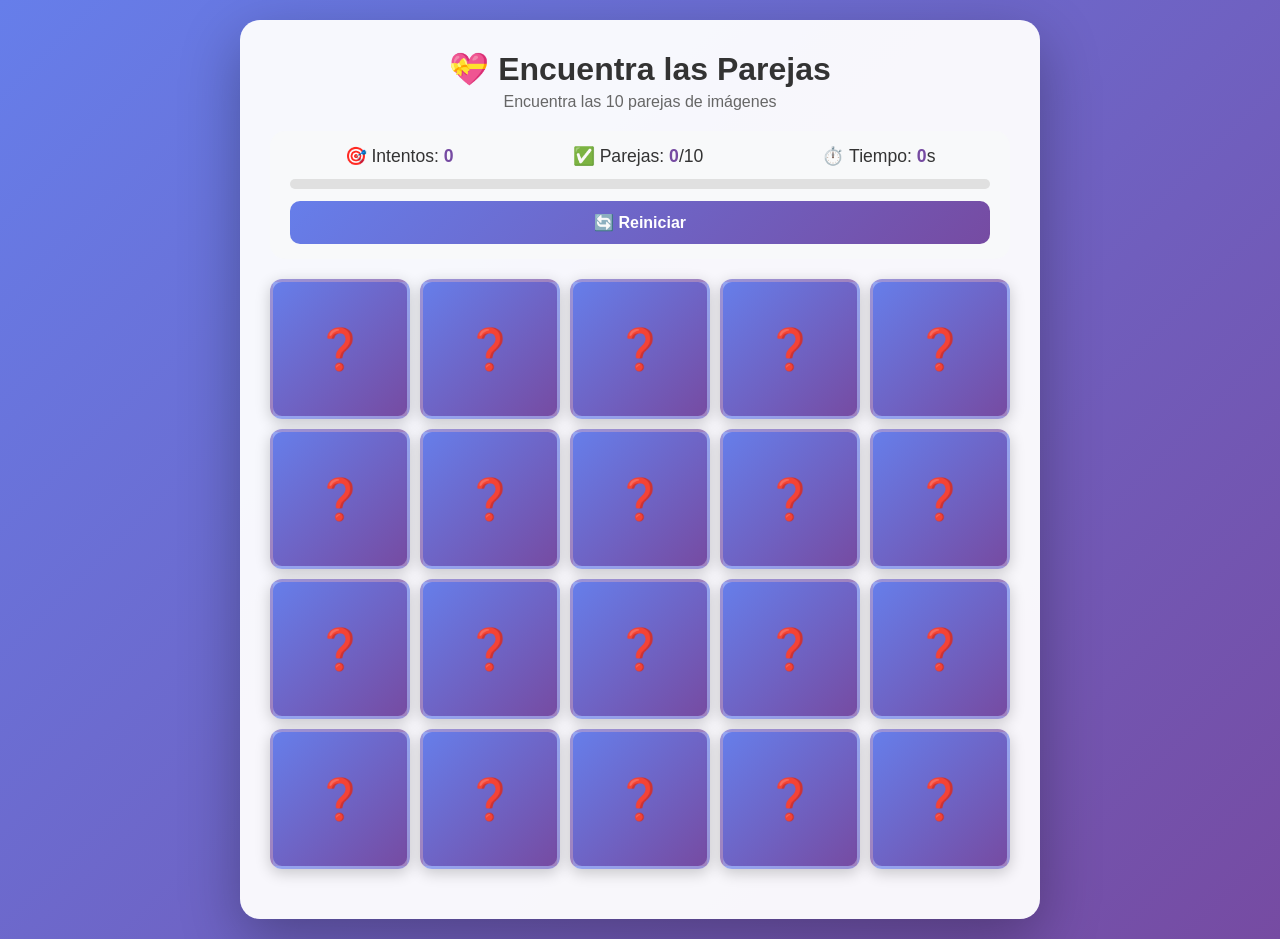
<file: mem/index.html>
<!DOCTYPE html>
<html lang="es">
<head>
    <meta charset="UTF-8">
    <meta name="viewport" content="width=device-width, initial-scale=1.0">
    <title>💝 Juego de Memoria</title>
    <link rel="stylesheet" href="style.css">
</head>
<body>
    <div class="container">
        <h1>💝 Encuentra las Parejas</h1>
        <p>Encuentra las 10 parejas de imágenes</p>
        
        <div class="estadisticas">
            <div class="info-juego">
                <span>🎯 Intentos: <strong id="intentos">0</strong></span>
                <span>✅ Parejas: <strong id="parejas">0</strong>/10</span>
                <span>⏱️ Tiempo: <strong id="tiempo">0</strong>s</span>
            </div>
            <div class="barra-progreso">
                <div id="progreso" class="progreso"></div>
            </div>
            <button id="btnReiniciar">🔄 Reiniciar</button>
        </div>

        <div id="tablero" class="tablero"></div>

        <!-- VENTANA MODAL DE VICTORIA -->
        <div id="modalVictoria" class="modal">
            <div class="modal-contenido">
                <div class="modal-texto">
                    <div class="emoji-grande">🎉</div>
                    <h2>¡Felicidades mi tomatito! 🍅</h2>
                    <p class="mensaje-especial">jajaja 😄</p>
                    <p class="dia-especial">📅 Día 12 de 29</p>
                    <div class="estadisticas-final">
                        <span>🎯 <span id="finalIntentos">0</span> intentos</span>
                        <span>⏱️ <span id="finalTiempo">0</span>s</span>
                    </div>
                    <button id="btnCerrarModal" class="btn-cerrar">🔄 Volver a jugar</button>
                </div>
                <!-- Confeti animado -->
                <div id="confeti-container"></div>
            </div>
        </div>
    </div>

    <script src="script.js"></script>
</body>
</html>
</file>
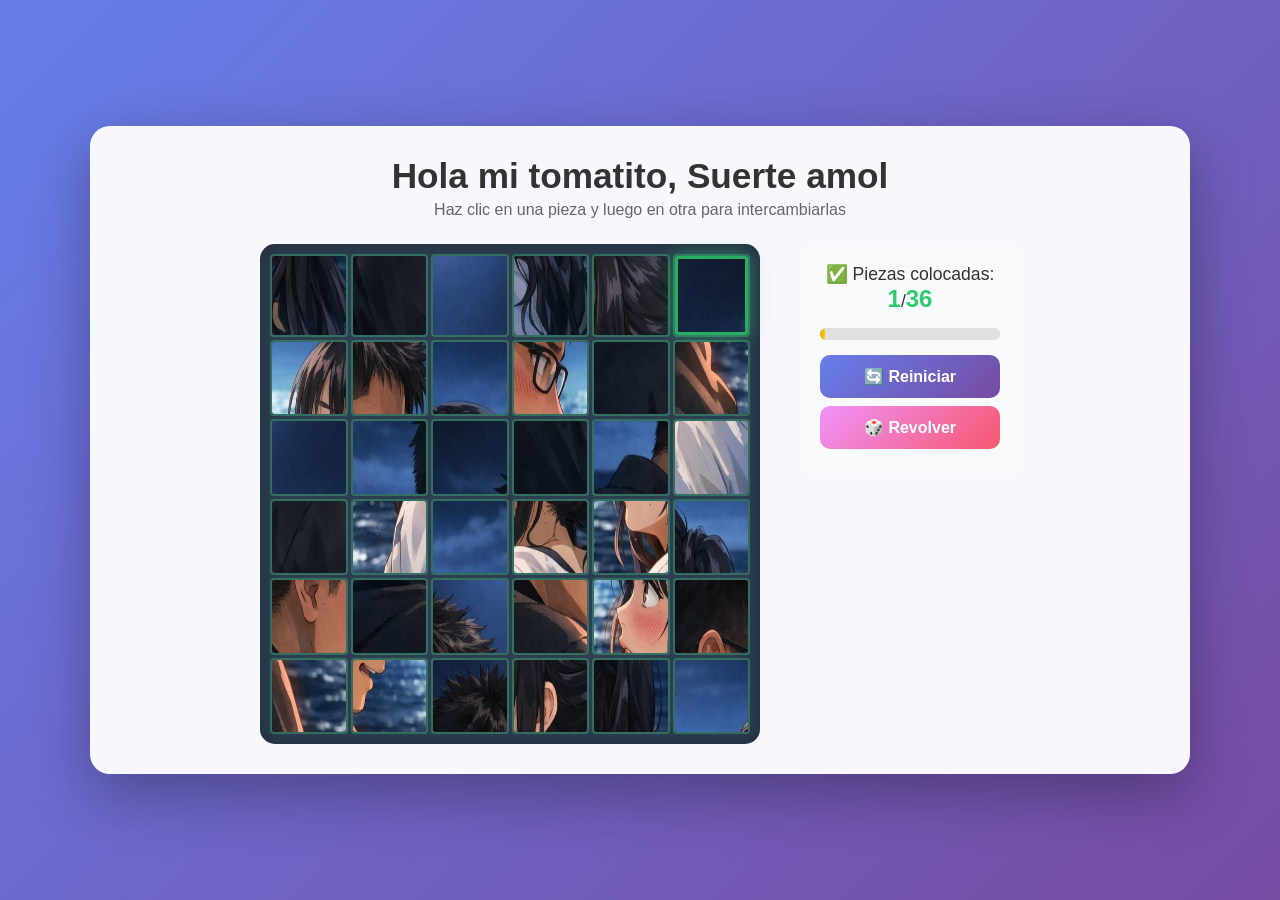
<file: puzzle/index.html>
<!DOCTYPE html>
<html lang="es">
<head>
    <meta charset="UTF-8">
    <meta name="viewport" content="width=device-width, initial-scale=1.0">
    <title>🧩 Sorpresa 11 de 29 🧩</title>
    <link rel="stylesheet" href="style.css">
</head>
<body>
    <div class="container">
        <h1>Hola mi tomatito, Suerte amol</h1>
        <p>Haz clic en una pieza y luego en otra para intercambiarlas</p>
        
        <div class="game-area">
            <!-- Tablero principal -->
            <div id="tablero" class="tablero"></div>
            
            <!-- Panel derecho con información -->
            <div class="info-lateral">
                <div class="estadisticas">
                    <p>✅ Piezas colocadas: <br><span id="contador">0</span>/<span id="totalPiezas">36</span></p>
                    <div class="barra-progreso">
                        <div id="progreso" class="progreso"></div>
                    </div>
                    <button id="btnReiniciar">🔄 Reiniciar</button>
                    <button id="btnRevolver">🎲 Revolver</button>
                </div>
                <div id="mensajeVictoria" class="mensaje-victoria" style="display:none;">
                    🎉 ¡INTELIGENTE MI MUJER! 🎉
                    <br><span style="font-size:1rem;">¡Te gusto la sorpresa amol? jajaja!</span>
                </div>
            </div>
        </div>
    </div>

    <script src="script.js"></script>
</body>
</html>
</file>
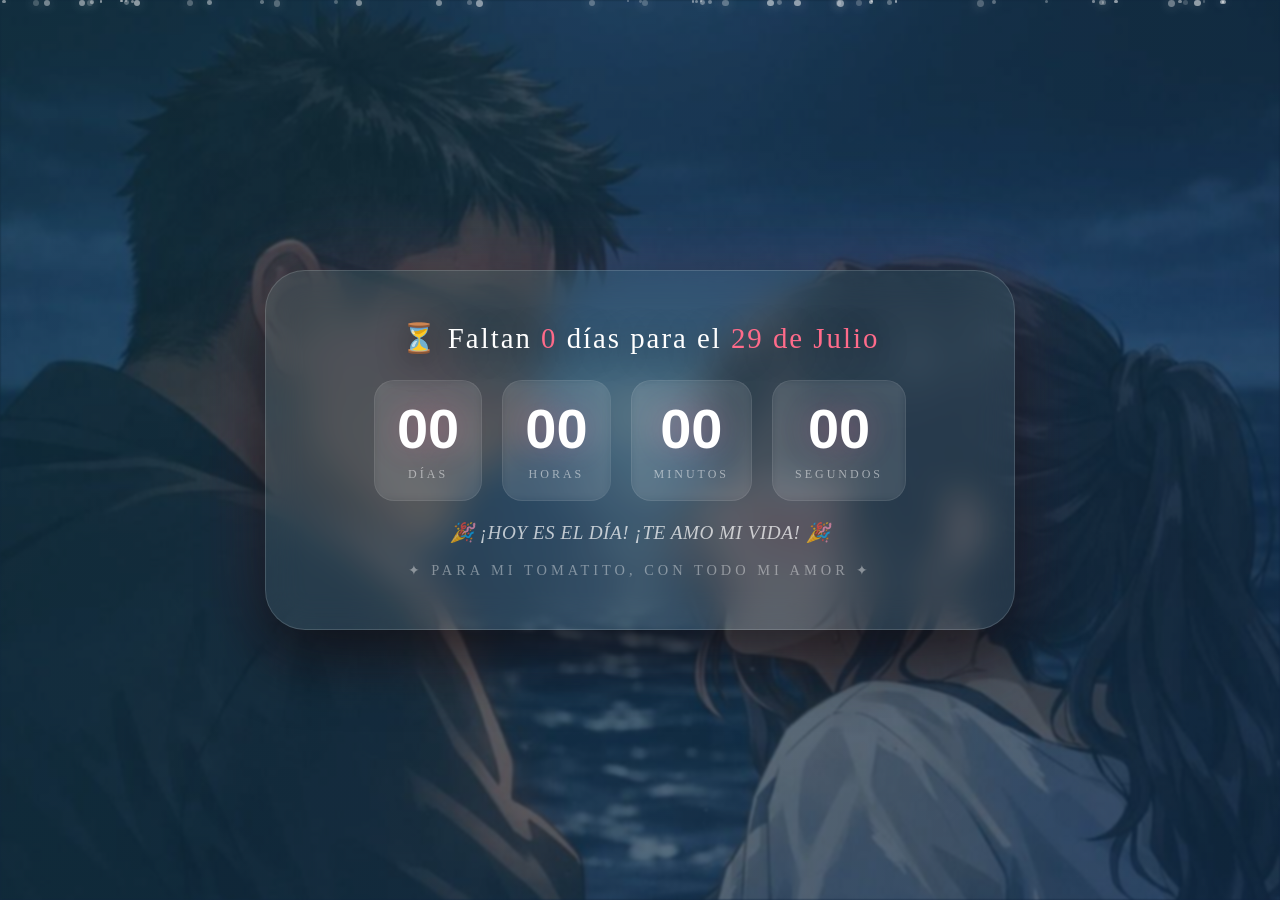
<file: count.html>
<!DOCTYPE html>
<html lang="es">
<head>
    <meta charset="UTF-8" />
    <meta name="viewport" content="width=device-width, initial-scale=1.0" />
    <title>❤️ Cuenta Regresiva ❤️</title>
    <style>
        /* ---------- RESET Y FONDO ---------- */
        * {
            margin: 0;
            padding: 0;
            box-sizing: border-box;
        }

        body {
            min-height: 100vh;
            display: flex;
            justify-content: center;
            align-items: center;
            font-family: 'Georgia', serif;
            overflow: hidden;
            position: relative;
            background: #0f0c29;
        }

        /* ---------- IMAGEN DE FONDO (opaca) ---------- */
        .bg-image {
            position: fixed;
            top: 0;
            left: 0;
            width: 100%;
            height: 100%;
            z-index: 0;
            background-image: url('./bg.jpg');
            background-size: cover;
            background-position: center;
            background-repeat: no-repeat;
            opacity: 0.35;
            filter: blur(1px);
            transition: opacity 0.5s ease;
        }

        /* ---------- ANIMACIÓN DE FONDO (degradado en movimiento) ---------- */
        .bg-animation {
            position: fixed;
            top: 0;
            left: 0;
            width: 100%;
            height: 100%;
            background: linear-gradient(-45deg, #ee7752, #e73c7e, #23a6d5, #23d5ab);
            background-size: 400% 400%;
            animation: gradientBG 12s ease infinite;
            z-index: 0;
            opacity: 0.15;
            pointer-events: none;
        }

        @keyframes gradientBG {
            0% { background-position: 0% 50%; }
            50% { background-position: 100% 50%; }
            100% { background-position: 0% 50%; }
        }

        /* ========== ANIMACIÓN DE ENTRADA ========== */
        
        /* 1. Cortinilla de corazones que caen */
        .curtain-overlay {
            position: fixed;
            top: 0;
            left: 0;
            width: 100%;
            height: 100%;
            z-index: 10;
            pointer-events: none;
            overflow: hidden;
        }

        .curtain-heart {
            position: absolute;
            font-size: 2.5rem;
            animation: curtainFall 2.5s cubic-bezier(0.25, 0.46, 0.45, 0.94) forwards;
            opacity: 0;
            text-shadow: 0 0 40px rgba(255, 50, 100, 0.8);
        }

        @keyframes curtainFall {
            0% {
                transform: translateY(-120px) rotate(-30deg) scale(0.2);
                opacity: 0;
            }
            30% {
                opacity: 1;
                transform: translateY(20px) rotate(5deg) scale(1.2);
            }
            60% {
                transform: translateY(60px) rotate(0deg) scale(1);
            }
            100% {
                transform: translateY(120px) rotate(10deg) scale(0.8);
                opacity: 0;
            }
        }

        /* 2. Destello (flash) de entrada */
        .flash-overlay {
            position: fixed;
            top: 0;
            left: 0;
            width: 100%;
            height: 100%;
            z-index: 9;
            background: radial-gradient(circle, rgba(255,255,255,0.9), rgba(255,200,220,0.4));
            opacity: 0;
            pointer-events: none;
            animation: flashEffect 1.8s ease forwards;
        }

        @keyframes flashEffect {
            0% {
                opacity: 0;
            }
            20% {
                opacity: 0.8;
            }
            40% {
                opacity: 0.2;
            }
            60% {
                opacity: 0.6;
            }
            80% {
                opacity: 0.1;
            }
            100% {
                opacity: 0;
            }
        }

        /* ---------- PARTÍCULAS ---------- */
        .particles {
            position: fixed;
            top: 0;
            left: 0;
            width: 100%;
            height: 100%;
            z-index: 1;
            pointer-events: none;
            overflow: hidden;
        }

        .particle {
            position: absolute;
            width: 6px;
            height: 6px;
            background: rgba(255, 255, 255, 0.5);
            border-radius: 50%;
            animation: floatParticle linear infinite;
            box-shadow: 0 0 12px rgba(255, 255, 255, 0.3);
        }

        @keyframes floatParticle {
            0% {
                transform: translateY(110vh) scale(0);
                opacity: 0;
            }
            10% {
                opacity: 1;
            }
            90% {
                opacity: 1;
            }
            100% {
                transform: translateY(-10vh) scale(1);
                opacity: 0;
            }
        }

        /* ---------- CORAZONES FLOTANTES (continuos) ---------- */
        .hearts {
            position: fixed;
            top: 0;
            left: 0;
            width: 100%;
            height: 100%;
            z-index: 1;
            pointer-events: none;
            overflow: hidden;
        }

        .heart {
            position: absolute;
            font-size: 1.6rem;
            animation: riseHeart linear infinite;
            opacity: 0;
            text-shadow: 0 0 20px rgba(255, 80, 120, 0.6);
        }

        @keyframes riseHeart {
            0% {
                transform: translateY(110vh) rotate(0deg) scale(0.3);
                opacity: 0;
            }
            20% {
                opacity: 0.9;
                transform: translateY(90vh) rotate(10deg) scale(0.8);
            }
            80% {
                opacity: 0.9;
            }
            100% {
                transform: translateY(-10vh) rotate(20deg) scale(1.2);
                opacity: 0;
            }
        }

        /* ========== TARJETA PRINCIPAL ========== */
        .card {
            position: relative;
            z-index: 2;
            background: rgba(255, 255, 255, 0.08);
            backdrop-filter: blur(18px);
            -webkit-backdrop-filter: blur(18px);
            border-radius: 40px;
            padding: 50px 60px;
            max-width: 750px;
            width: 90%;
            text-align: center;
            border: 1px solid rgba(255, 255, 255, 0.15);
            box-shadow: 0 30px 60px rgba(0, 0, 0, 0.6), 0 0 80px rgba(255, 100, 150, 0.15);
            
            animation: cardEntrance 2.2s cubic-bezier(0.34, 1.56, 0.64, 1) forwards;
            transform: translateY(80px) scale(0.85) rotate(-2deg);
            opacity: 0;
        }

        @keyframes cardEntrance {
            0% {
                transform: translateY(100px) scale(0.7) rotate(-5deg);
                opacity: 0;
            }
            50% {
                transform: translateY(-10px) scale(1.02) rotate(1deg);
                opacity: 0.9;
            }
            75% {
                transform: translateY(5px) scale(0.98) rotate(-0.5deg);
                opacity: 1;
            }
            100% {
                transform: translateY(0) scale(1) rotate(0deg);
                opacity: 1;
            }
        }

        /* ---------- TÍTULO ---------- */
        .title {
            font-size: 1.8rem;
            color: #fff;
            text-shadow: 0 4px 30px rgba(0, 0, 0, 0.5);
            margin-bottom: 10px;
            font-weight: 300;
            letter-spacing: 2px;
            animation: textPop 1.2s ease forwards;
            opacity: 0;
            animation-delay: 0.3s;
        }

        .title span {
            color: #ff6b8a;
        }

        /* ---------- CONTADOR ---------- */
        .countdown {
            display: flex;
            justify-content: center;
            gap: 20px;
            margin: 25px 0 15px 0;
            flex-wrap: wrap;
        }

        .countdown-item {
            display: flex;
            flex-direction: column;
            align-items: center;
            background: rgba(255, 255, 255, 0.05);
            border-radius: 20px;
            padding: 18px 22px;
            min-width: 80px;
            border: 1px solid rgba(255, 255, 255, 0.08);
            backdrop-filter: blur(4px);
            animation: textPop 1.2s ease forwards;
            opacity: 0;
        }

        .countdown-item:nth-child(1) { animation-delay: 0.5s; }
        .countdown-item:nth-child(2) { animation-delay: 0.65s; }
        .countdown-item:nth-child(3) { animation-delay: 0.8s; }
        .countdown-item:nth-child(4) { animation-delay: 0.95s; }

        .countdown-number {
            font-size: 3.5rem;
            font-weight: 700;
            color: #fff;
            text-shadow: 0 0 30px rgba(255, 100, 150, 0.3);
            line-height: 1;
            font-family: 'Arial', sans-serif;
            min-height: 60px;
            display: flex;
            align-items: center;
            justify-content: center;
        }

        .countdown-label {
            font-size: 0.75rem;
            text-transform: uppercase;
            letter-spacing: 3px;
            color: rgba(255, 255, 255, 0.5);
            margin-top: 8px;
            font-weight: 300;
        }

        /* ---------- MENSAJE ESPECIAL ---------- */
        .special-message {
            font-size: 1.2rem;
            color: rgba(255, 255, 255, 0.7);
            margin-top: 20px;
            font-style: italic;
            letter-spacing: 0.5px;
            animation: textPop 1.2s ease forwards;
            opacity: 0;
            animation-delay: 1.1s;
        }

        .special-message span {
            color: #ff6b8a;
            font-weight: 600;
        }

        .sub-line {
            margin-top: 18px;
            font-size: 0.9rem;
            color: rgba(255, 255, 255, 0.4);
            letter-spacing: 4px;
            text-transform: uppercase;
            font-weight: 300;
            animation: textPop 1.2s ease forwards;
            opacity: 0;
            animation-delay: 1.3s;
        }

        @keyframes textPop {
            0% {
                opacity: 0;
                transform: translateY(12px) scale(0.95);
            }
            100% {
                opacity: 1;
                transform: translateY(0) scale(1);
            }
        }

        /* ---------- RESPONSIVE ---------- */
        @media (max-width: 600px) {
            .card {
                padding: 30px 20px;
                border-radius: 28px;
            }
            .countdown {
                gap: 10px;
            }
            .countdown-item {
                padding: 12px 14px;
                min-width: 60px;
            }
            .countdown-number {
                font-size: 2.4rem;
                min-height: 45px;
            }
            .countdown-label {
                font-size: 0.6rem;
                letter-spacing: 2px;
            }
            .title {
                font-size: 1.3rem;
            }
            .special-message {
                font-size: 1rem;
            }
            .curtain-heart {
                font-size: 1.8rem;
            }
        }

        @media (max-width: 400px) {
            .countdown-item {
                padding: 8px 10px;
                min-width: 50px;
            }
            .countdown-number {
                font-size: 1.8rem;
                min-height: 35px;
            }
            .countdown-label {
                font-size: 0.5rem;
                letter-spacing: 1px;
            }
        }
    </style>
</head>
<body>

    <!-- Fondo con tu imagen (opaca) -->
    <div class="bg-image"></div>

    <!-- Degradado animado (muy sutil) -->
    <div class="bg-animation"></div>

    <!-- ===== ANIMACIÓN DE ENTRADA ===== -->
    
    <!-- Cortinilla de corazones -->
    <div class="curtain-overlay" id="curtain"></div>

    <!-- Destello (flash) -->
    <div class="flash-overlay"></div>

    <!-- Partículas -->
    <div class="particles" id="particles"></div>

    <!-- Corazones flotantes (continuos) -->
    <div class="hearts" id="hearts"></div>

    <!-- Tarjeta principal -->
    <div class="card">
        <div class="title">
            ⏳ Faltan <span id="daysDisplay">--</span> días para el <span>29 de Julio</span>
        </div>

        <div class="countdown">
            <div class="countdown-item">
                <div class="countdown-number" id="days">00</div>
                <div class="countdown-label">Días</div>
            </div>
            <div class="countdown-item">
                <div class="countdown-number" id="hours">00</div>
                <div class="countdown-label">Horas</div>
            </div>
            <div class="countdown-item">
                <div class="countdown-number" id="minutes">00</div>
                <div class="countdown-label">Minutos</div>
            </div>
            <div class="countdown-item">
                <div class="countdown-number" id="seconds">00</div>
                <div class="countdown-label">Segundos</div>
            </div>
        </div>

        <div class="special-message" id="specialMessage">
            💕 YA FALTA POCO AMOL 💕
        </div>
        <div class="sub-line">✦ Para mi tomatito, con todo mi amor ✦</div>
    </div>

    <script>
        // ========== CORTINILLA DE CORAZONES (entrada) ==========
        (function createCurtain() {
            const container = document.getElementById('curtain');
            const emojis = ['❤️', '💕', '💖', '💗', '♥️', '✨', '💝'];
            const count = 45;
            
            for (let i = 0; i < count; i++) {
                const h = document.createElement('div');
                h.className = 'curtain-heart';
                h.textContent = emojis[Math.floor(Math.random() * emojis.length)];
                h.style.left = Math.random() * 100 + '%';
                h.style.fontSize = (Math.random() * 30 + 18) + 'px';
                h.style.animationDuration = (Math.random() * 1.5 + 1.8) + 's';
                h.style.animationDelay = (Math.random() * 0.6) + 's';
                container.appendChild(h);
            }

            setTimeout(() => {
                container.style.transition = 'opacity 0.8s ease';
                container.style.opacity = '0';
                setTimeout(() => {
                    container.style.display = 'none';
                }, 800);
            }, 2800);
        })();

        // ========== PARTÍCULAS ==========
        (function createParticles() {
            const container = document.getElementById('particles');
            const count = 55;
            for (let i = 0; i < count; i++) {
                const p = document.createElement('div');
                p.className = 'particle';
                const size = Math.random() * 5 + 2;
                p.style.width = size + 'px';
                p.style.height = size + 'px';
                p.style.left = Math.random() * 100 + '%';
                p.style.animationDuration = (Math.random() * 12 + 8) + 's';
                p.style.animationDelay = (Math.random() * 10) + 's';
                p.style.background = `rgba(255, 255, 255, ${Math.random() * 0.4 + 0.2})`;
                container.appendChild(p);
            }
        })();

        // ========== CORAZONES FLOTANTES (continuos) ==========
        (function createHearts() {
            const container = document.getElementById('hearts');
            const emojis = ['❤️', '💕', '💖', '✨', '💗', '♥️'];
            const count = 18;
            for (let i = 0; i < count; i++) {
                const h = document.createElement('div');
                h.className = 'heart';
                h.textContent = emojis[Math.floor(Math.random() * emojis.length)];
                h.style.left = Math.random() * 100 + '%';
                h.style.fontSize = (Math.random() * 24 + 16) + 'px';
                h.style.animationDuration = (Math.random() * 12 + 10) + 's';
                h.style.animationDelay = (Math.random() * 14) + 's';
                container.appendChild(h);
            }
        })();

        // ========== CUENTA REGRESIVA ==========
        (function startCountdown() {
            // Fecha objetivo: 29 de julio de 2026 a las 00:00:00
            const targetDate = new Date('2026-07-29T00:00:00').getTime();

            // Elementos del DOM
            const daysEl = document.getElementById('days');
            const hoursEl = document.getElementById('hours');
            const minutesEl = document.getElementById('minutes');
            const secondsEl = document.getElementById('seconds');
            const daysDisplayEl = document.getElementById('daysDisplay');
            const specialMessageEl = document.getElementById('specialMessage');

            // Mensajes especiales según los días que faltan
            const messages = [
                { days: 0, text: '🎉 ¡HOY ES EL DÍA! ¡TE AMO MI VIDA! 🎉' },
                { days: 1, text: '💕 ¡MAÑANA ES EL GRAN DÍA! 💕' },
                { days: 2, text: '✨ ¡Ya casi, mi amor! ¡Faltan 2 días! ✨' },
                { days: 3, text: '🌟 3 días... la emoción crece 🌟' },
                { days: 5, text: '💖 Cada día que pasa te quiero más 💖' },
                { days: 7, text: '🌈 Una semana para el día especial 🌈' },
                { days: 10, text: '💗 10 días... el tiempo vuela contigo 💗' },
                { days: 15, text: '🌹 Dos semanas... cada día más cerca de ti 🌹' },
                { days: 20, text: '💕 20 días... mi corazón late más fuerte 💕' },
                { days: 30, text: '❤️ Un mes... la espera vale la pena ❤️' },
                { days: 60, text: '💖 Cada segundo me acerca más a ti 💖' },
            ];

            function getSpecialMessage(daysLeft) {
                // Si ya pasó la fecha
                if (daysLeft < 0) {
                    return '🎉 ¡Ya pasó el 29 de julio! ¡Te amo cada día más! ❤️';
                }
                // Buscar el mensaje más adecuado
                let selected = messages[0];
                for (const msg of messages) {
                    if (daysLeft >= msg.days) {
                        selected = msg;
                    }
                }
                return selected.text;
            }

            function updateCountdown() {
                const now = new Date().getTime();
                let distance = targetDate - now;

                // Si la fecha ya pasó
                if (distance < 0) {
                    distance = 0;
                }

                // Cálculos
                const days = Math.floor(distance / (1000 * 60 * 60 * 24));
                const hours = Math.floor((distance % (1000 * 60 * 60 * 24)) / (1000 * 60 * 60));
                const minutes = Math.floor((distance % (1000 * 60 * 60)) / (1000 * 60));
                const seconds = Math.floor((distance % (1000 * 60)) / 1000);

                // Actualizar DOM con formato de dos dígitos
                daysEl.textContent = String(days).padStart(2, '0');
                hoursEl.textContent = String(hours).padStart(2, '0');
                minutesEl.textContent = String(minutes).padStart(2, '0');
                secondsEl.textContent = String(seconds).padStart(2, '0');

                // Actualizar el título con los días
                if (days === 0 && distance > 0) {
                    daysDisplayEl.textContent = 'menos de 1';
                } else {
                    daysDisplayEl.textContent = days;
                }

                // Actualizar el mensaje especial
                specialMessageEl.textContent = getSpecialMessage(days);
            }

            // Actualizar cada segundo
            updateCountdown();
            setInterval(updateCountdown, 1000);
        })();
    </script>

</body>
</html>
</file>
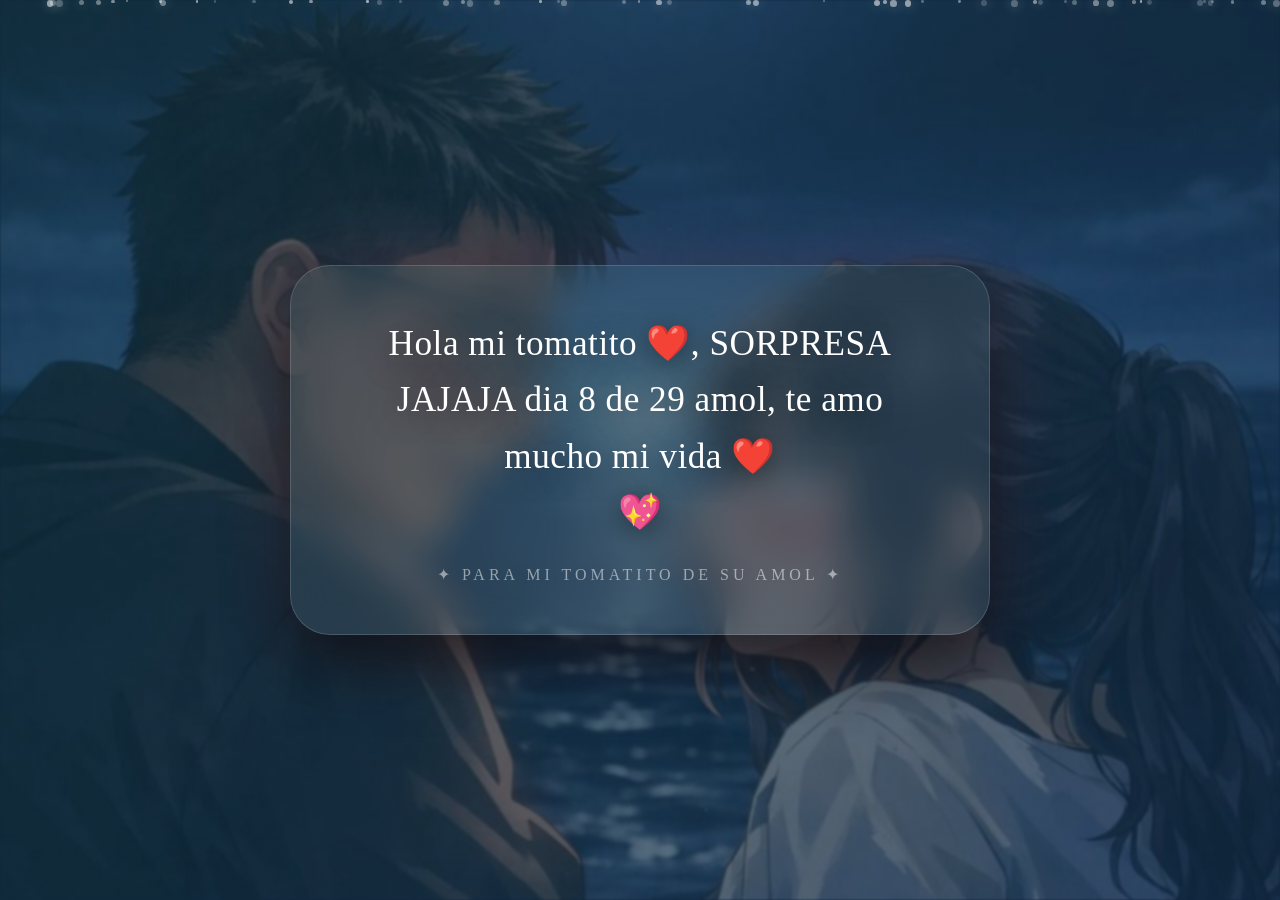
<file: day.html>
<!DOCTYPE html>
<html lang="es">
<head>
    <meta charset="UTF-8" />
    <meta name="viewport" content="width=device-width, initial-scale=1.0" />
    <title>❤️ Dia 8 de 29 ❤️</title>
    <style>
        /* ---------- RESET Y FONDO ---------- */
        * {
            margin: 0;
            padding: 0;
            box-sizing: border-box;
        }

        body {
            min-height: 100vh;
            display: flex;
            justify-content: center;
            align-items: center;
            font-family: 'Georgia', serif;
            overflow: hidden;
            position: relative;
            background: #0f0c29;
        }

        /* ---------- IMAGEN DE FONDO (opaca) ---------- */
        .bg-image {
            position: fixed;
            top: 0;
            left: 0;
            width: 100%;
            height: 100%;
            z-index: 0;
            background-image: url('./bg.jpg');
            background-size: cover;
            background-position: center;
            background-repeat: no-repeat;
            opacity: 0.35;
            filter: blur(1px);
            transition: opacity 0.5s ease;
        }

        /* ---------- ANIMACIÓN DE FONDO (degradado en movimiento) ---------- */
        .bg-animation {
            position: fixed;
            top: 0;
            left: 0;
            width: 100%;
            height: 100%;
            background: linear-gradient(-45deg, #ee7752, #e73c7e, #23a6d5, #23d5ab);
            background-size: 400% 400%;
            animation: gradientBG 12s ease infinite;
            z-index: 0;
            opacity: 0.15;
            pointer-events: none;
        }

        @keyframes gradientBG {
            0% { background-position: 0% 50%; }
            50% { background-position: 100% 50%; }
            100% { background-position: 0% 50%; }
        }

        /* ========== NUEVA ANIMACIÓN DE ENTRADA ========== */
        
        /* 1. Cortinilla de corazones que caen */
        .curtain-overlay {
            position: fixed;
            top: 0;
            left: 0;
            width: 100%;
            height: 100%;
            z-index: 10;
            pointer-events: none;
            overflow: hidden;
        }

        .curtain-heart {
            position: absolute;
            font-size: 2.5rem;
            animation: curtainFall 2.5s cubic-bezier(0.25, 0.46, 0.45, 0.94) forwards;
            opacity: 0;
            text-shadow: 0 0 40px rgba(255, 50, 100, 0.8);
        }

        @keyframes curtainFall {
            0% {
                transform: translateY(-120px) rotate(-30deg) scale(0.2);
                opacity: 0;
            }
            30% {
                opacity: 1;
                transform: translateY(20px) rotate(5deg) scale(1.2);
            }
            60% {
                transform: translateY(60px) rotate(0deg) scale(1);
            }
            100% {
                transform: translateY(120px) rotate(10deg) scale(0.8);
                opacity: 0;
            }
        }

        /* 2. Destello (flash) de entrada */
        .flash-overlay {
            position: fixed;
            top: 0;
            left: 0;
            width: 100%;
            height: 100%;
            z-index: 9;
            background: radial-gradient(circle, rgba(255,255,255,0.9), rgba(255,200,220,0.4));
            opacity: 0;
            pointer-events: none;
            animation: flashEffect 1.8s ease forwards;
        }

        @keyframes flashEffect {
            0% {
                opacity: 0;
            }
            20% {
                opacity: 0.8;
            }
            40% {
                opacity: 0.2;
            }
            60% {
                opacity: 0.6;
            }
            80% {
                opacity: 0.1;
            }
            100% {
                opacity: 0;
            }
        }

        /* ---------- PARTÍCULAS ---------- */
        .particles {
            position: fixed;
            top: 0;
            left: 0;
            width: 100%;
            height: 100%;
            z-index: 1;
            pointer-events: none;
            overflow: hidden;
        }

        .particle {
            position: absolute;
            width: 6px;
            height: 6px;
            background: rgba(255, 255, 255, 0.5);
            border-radius: 50%;
            animation: floatParticle linear infinite;
            box-shadow: 0 0 12px rgba(255, 255, 255, 0.3);
        }

        @keyframes floatParticle {
            0% {
                transform: translateY(110vh) scale(0);
                opacity: 0;
            }
            10% {
                opacity: 1;
            }
            90% {
                opacity: 1;
            }
            100% {
                transform: translateY(-10vh) scale(1);
                opacity: 0;
            }
        }

        /* ---------- CORAZONES FLOTANTES (continuos) ---------- */
        .hearts {
            position: fixed;
            top: 0;
            left: 0;
            width: 100%;
            height: 100%;
            z-index: 1;
            pointer-events: none;
            overflow: hidden;
        }

        .heart {
            position: absolute;
            font-size: 1.6rem;
            animation: riseHeart linear infinite;
            opacity: 0;
            text-shadow: 0 0 20px rgba(255, 80, 120, 0.6);
        }

        @keyframes riseHeart {
            0% {
                transform: translateY(110vh) rotate(0deg) scale(0.3);
                opacity: 0;
            }
            20% {
                opacity: 0.9;
                transform: translateY(90vh) rotate(10deg) scale(0.8);
            }
            80% {
                opacity: 0.9;
            }
            100% {
                transform: translateY(-10vh) rotate(20deg) scale(1.2);
                opacity: 0;
            }
        }

        /* ---------- TARJETA PRINCIPAL (con nueva entrada) ---------- */
        .card {
            position: relative;
            z-index: 2;
            background: rgba(255, 255, 255, 0.08);
            backdrop-filter: blur(18px);
            -webkit-backdrop-filter: blur(18px);
            border-radius: 40px;
            padding: 50px 60px;
            max-width: 700px;
            width: 90%;
            text-align: center;
            border: 1px solid rgba(255, 255, 255, 0.15);
            box-shadow: 0 30px 60px rgba(0, 0, 0, 0.6), 0 0 80px rgba(255, 100, 150, 0.15);
            
            /* NUEVA ANIMACIÓN DE ENTRADA PARA LA TARJETA */
            animation: cardEntrance 2.2s cubic-bezier(0.34, 1.56, 0.64, 1) forwards;
            transform: translateY(80px) scale(0.85) rotate(-2deg);
            opacity: 0;
        }

        @keyframes cardEntrance {
            0% {
                transform: translateY(100px) scale(0.7) rotate(-5deg);
                opacity: 0;
            }
            50% {
                transform: translateY(-10px) scale(1.02) rotate(1deg);
                opacity: 0.9;
            }
            75% {
                transform: translateY(5px) scale(0.98) rotate(-0.5deg);
                opacity: 1;
            }
            100% {
                transform: translateY(0) scale(1) rotate(0deg);
                opacity: 1;
            }
        }

        /* ---------- TEXTO DEL MENSAJE ---------- */
        .message {
            font-size: 2.2rem;
            line-height: 1.6;
            color: #fff;
            text-shadow: 0 4px 30px rgba(0, 0, 0, 0.5);
            font-weight: 300;
            letter-spacing: 0.5px;
        }

        .message span {
            display: inline-block;
            animation: textPop 1.2s ease forwards;
            opacity: 0;
            transform: translateY(10px) scale(0.95);
        }

        @keyframes textPop {
            0% {
                opacity: 0;
                transform: translateY(12px) scale(0.95);
            }
            100% {
                opacity: 1;
                transform: translateY(0) scale(1);
            }
        }

        .sub-line {
            margin-top: 24px;
            font-size: 1rem;
            color: rgba(255, 255, 255, 0.5);
            letter-spacing: 4px;
            text-transform: uppercase;
            font-weight: 300;
            animation: subFade 2.5s ease forwards;
            opacity: 0;
        }

        @keyframes subFade {
            0% { opacity: 0; transform: translateY(10px); }
            100% { opacity: 1; transform: translateY(0); }
        }

        /* ---------- RESPONSIVE ---------- */
        @media (max-width: 600px) {
            .card {
                padding: 30px 24px;
                border-radius: 28px;
            }
            .message {
                font-size: 1.6rem;
            }
            .heart {
                font-size: 1.2rem;
            }
            .curtain-heart {
                font-size: 1.8rem;
            }
        }
    </style>
</head>
<body>

    <!-- Fondo con tu imagen (opaca) -->
    <div class="bg-image"></div>

    <!-- Degradado animado (muy sutil) -->
    <div class="bg-animation"></div>

    <!-- ===== NUEVA ANIMACIÓN DE ENTRADA ===== -->
    
    <!-- Cortinilla de corazones -->
    <div class="curtain-overlay" id="curtain"></div>

    <!-- Destello (flash) -->
    <div class="flash-overlay"></div>

    <!-- Partículas -->
    <div class="particles" id="particles"></div>

    <!-- Corazones flotantes (continuos) -->
    <div class="hearts" id="hearts"></div>

    <!-- Tarjeta principal -->
    <div class="card">
        <div class="message" id="message">
            <!-- 🔽 AQUÍ PONES TU TEXTO 🔽 -->
            <span>Hola mi tomatito ❤️, SORPRESA JAJAJA dia 8 de 29 amol, te amo mucho mi vida ❤️</span>
            <span>💖</span>
            <!-- 🔼 HASTA AQUÍ TU TEXTO 🔼 -->
        </div>
        <div class="sub-line">✦ Para mi tomatito de su Amol ✦</div>
    </div>

    <script>
        // ---------- CORTINILLA DE CORAZONES (entrada) ----------
        (function createCurtain() {
            const container = document.getElementById('curtain');
            const emojis = ['❤️', '💕', '💖', '💗', '♥️', '✨', '💝'];
            const count = 45; // cantidad de corazones en la cortinilla
            
            for (let i = 0; i < count; i++) {
                const h = document.createElement('div');
                h.className = 'curtain-heart';
                h.textContent = emojis[Math.floor(Math.random() * emojis.length)];
                h.style.left = Math.random() * 100 + '%';
                h.style.fontSize = (Math.random() * 30 + 18) + 'px';
                h.style.animationDuration = (Math.random() * 1.5 + 1.8) + 's';
                h.style.animationDelay = (Math.random() * 0.6) + 's';
                container.appendChild(h);
            }

            // Eliminar la cortinilla después de que termine la animación
            setTimeout(() => {
                container.style.transition = 'opacity 0.8s ease';
                container.style.opacity = '0';
                setTimeout(() => {
                    container.style.display = 'none';
                }, 800);
            }, 2800);
        })();

        // ---------- PARTÍCULAS ----------
        (function createParticles() {
            const container = document.getElementById('particles');
            const count = 55;
            for (let i = 0; i < count; i++) {
                const p = document.createElement('div');
                p.className = 'particle';
                const size = Math.random() * 5 + 2;
                p.style.width = size + 'px';
                p.style.height = size + 'px';
                p.style.left = Math.random() * 100 + '%';
                p.style.animationDuration = (Math.random() * 12 + 8) + 's';
                p.style.animationDelay = (Math.random() * 10) + 's';
                p.style.background = `rgba(255, 255, 255, ${Math.random() * 0.4 + 0.2})`;
                container.appendChild(p);
            }
        })();

        // ---------- CORAZONES FLOTANTES (continuos) ----------
        (function createHearts() {
            const container = document.getElementById('hearts');
            const emojis = ['❤️', '💕', '💖', '✨', '💗', '♥️'];
            const count = 18;
            for (let i = 0; i < count; i++) {
                const h = document.createElement('div');
                h.className = 'heart';
                h.textContent = emojis[Math.floor(Math.random() * emojis.length)];
                h.style.left = Math.random() * 100 + '%';
                h.style.fontSize = (Math.random() * 24 + 16) + 'px';
                h.style.animationDuration = (Math.random() * 12 + 10) + 's';
                h.style.animationDelay = (Math.random() * 14) + 's';
                container.appendChild(h);
            }
        })();

        // ---------- ANIMACIÓN DE CADA PALABRA ----------
        (function animateWords() {
            const message = document.getElementById('message');
            const words = message.querySelectorAll('span');
            words.forEach((word, index) => {
                // Retraso adicional para que las palabras aparezcan después de la entrada principal
                word.style.animationDelay = (0.5 + index * 0.12) + 's';
            });
        })();
    </script>

</body>
</html>
</file>
<file: mem/style.css>
* {
    margin: 0;
    padding: 0;
    box-sizing: border-box;
}

body {
    font-family: 'Segoe UI', Tahoma, Geneva, Verdana, sans-serif;
    background: linear-gradient(135deg, #667eea 0%, #764ba2 100%);
    min-height: 100vh;
    display: flex;
    justify-content: center;
    align-items: center;
    padding: 20px;
}

.container {
    background: rgba(255, 255, 255, 0.95);
    border-radius: 20px;
    padding: 30px;
    box-shadow: 0 20px 60px rgba(0, 0, 0, 0.3);
    max-width: 800px;
    width: 100%;
    position: relative;
}

h1 {
    text-align: center;
    color: #333;
    margin-bottom: 5px;
    font-size: 2rem;
}

.container > p {
    text-align: center;
    color: #666;
    margin-bottom: 20px;
    font-size: 1rem;
}

/* Estadísticas */
.estadisticas {
    background: #f8f9fa;
    padding: 15px 20px;
    border-radius: 15px;
    margin-bottom: 20px;
}

.info-juego {
    display: flex;
    justify-content: space-around;
    flex-wrap: wrap;
    gap: 10px;
    font-size: 1.1rem;
    color: #333;
}

.info-juego strong {
    color: #764ba2;
}

.barra-progreso {
    width: 100%;
    height: 10px;
    background: #e0e0e0;
    border-radius: 10px;
    overflow: hidden;
    margin: 12px 0;
}

.progreso {
    height: 100%;
    background: linear-gradient(90deg, #f7971e, #ffd200);
    border-radius: 10px;
    transition: width 0.5s ease;
    width: 0%;
}

#btnReiniciar {
    display: block;
    width: 100%;
    padding: 12px;
    margin: 5px 0 0 0;
    border: none;
    border-radius: 10px;
    font-size: 1rem;
    font-weight: 600;
    cursor: pointer;
    transition: all 0.3s;
    color: white;
    background: linear-gradient(135deg, #667eea, #764ba2);
}

#btnReiniciar:hover {
    transform: translateY(-2px);
    box-shadow: 0 5px 15px rgba(102, 126, 234, 0.4);
}

/* Tablero */
.tablero {
    display: grid;
    grid-template-columns: repeat(5, 1fr);
    gap: 10px;
    margin: 20px 0;
}

/* Cada carta */
.carta {
    aspect-ratio: 1;
    border-radius: 12px;
    cursor: pointer;
    position: relative;
    transition: transform 0.3s, box-shadow 0.3s;
    transform-style: preserve-3d;
    background: transparent;
}

.carta:hover:not(.coincide):not(.volteada) {
    transform: scale(1.05);
}

.carta .atras {
    position: absolute;
    width: 100%;
    height: 100%;
    border-radius: 12px;
    background: linear-gradient(135deg, #667eea, #764ba2);
    display: flex;
    align-items: center;
    justify-content: center;
    font-size: 2.5rem;
    color: white;
    backface-visibility: hidden;
    border: 3px solid rgba(255, 255, 255, 0.3);
    box-shadow: 0 4px 15px rgba(0, 0, 0, 0.2);
    user-select: none;
}

.carta .atras::after {
    content: '❓';
}

.carta .frente {
    position: absolute;
    width: 100%;
    height: 100%;
    border-radius: 12px;
    backface-visibility: hidden;
    transform: rotateY(180deg);
    background-size: cover;
    background-position: center;
    border: 3px solid #2ecc71;
    box-shadow: 0 4px 15px rgba(0, 0, 0, 0.2);
}

.carta.volteada {
    transform: rotateY(180deg);
}

.carta.coincide {
    cursor: default;
    transform: rotateY(180deg) scale(0.95);
}

.carta.coincide .frente {
    border: 3px solid #27ae60;
    box-shadow: 0 0 25px rgba(46, 204, 113, 0.5);
}

.carta.coincide .atras {
    display: none;
}

/* ======================================== */
/* MODAL DE VICTORIA - ESTILOS */
/* ======================================== */
.modal {
    display: none;
    position: fixed;
    top: 0;
    left: 0;
    width: 100%;
    height: 100%;
    background: rgba(0, 0, 0, 0.7);
    z-index: 1000;
    justify-content: center;
    align-items: center;
    animation: fadeIn 0.5s ease;
}

.modal.mostrar {
    display: flex;
}

@keyframes fadeIn {
    from { opacity: 0; }
    to { opacity: 1; }
}

.modal-contenido {
    background: linear-gradient(135deg, #ffecd2 0%, #fcb69f 100%);
    border-radius: 30px;
    padding: 40px 50px;
    max-width: 500px;
    width: 90%;
    text-align: center;
    position: relative;
    box-shadow: 0 30px 80px rgba(0, 0, 0, 0.5);
    animation: modalPop 0.6s cubic-bezier(0.17, 0.67, 0.12, 0.99);
    overflow: hidden;
}

@keyframes modalPop {
    0% { transform: scale(0.5) rotate(-5deg); opacity: 0; }
    100% { transform: scale(1) rotate(0deg); opacity: 1; }
}

.modal-texto {
    position: relative;
    z-index: 2;
}

.emoji-grande {
    font-size: 4rem;
    animation: saltar 1s ease-in-out infinite;
}

@keyframes saltar {
    0%, 100% { transform: translateY(0) rotate(0deg); }
    50% { transform: translateY(-20px) rotate(10deg); }
}

.modal-contenido h2 {
    font-size: 2.2rem;
    color: #e74c3c;
    margin: 10px 0;
    text-shadow: 2px 2px 4px rgba(0, 0, 0, 0.1);
    animation: brillar 2s ease-in-out infinite;
}

@keyframes brillar {
    0%, 100% { text-shadow: 0 0 10px rgba(231, 76, 60, 0.3); }
    50% { text-shadow: 0 0 30px rgba(231, 76, 60, 0.6), 0 0 60px rgba(231, 76, 60, 0.3); }
}

.mensaje-especial {
    font-size: 1.8rem;
    color: #e67e22;
    font-weight: bold;
    margin: 10px 0;
    animation: girar 3s ease-in-out infinite;
}

@keyframes girar {
    0%, 100% { transform: rotate(-3deg) scale(1); }
    50% { transform: rotate(3deg) scale(1.05); }
}

.dia-especial {
    font-size: 1.5rem;
    color: #8e44ad;
    font-weight: bold;
    background: rgba(255, 255, 255, 0.5);
    padding: 10px 20px;
    border-radius: 50px;
    display: inline-block;
    margin: 10px 0;
    animation: latir 1.5s ease-in-out infinite;
}

@keyframes latir {
    0%, 100% { transform: scale(1); }
    50% { transform: scale(1.08); }
}

.estadisticas-final {
    display: flex;
    justify-content: center;
    gap: 30px;
    margin: 20px 0;
    font-size: 1.1rem;
    color: #555;
}

.estadisticas-final span {
    background: rgba(255, 255, 255, 0.6);
    padding: 8px 18px;
    border-radius: 20px;
}

.btn-cerrar {
    background: linear-gradient(135deg, #667eea, #764ba2);
    color: white;
    border: none;
    padding: 14px 40px;
    border-radius: 50px;
    font-size: 1.1rem;
    font-weight: 600;
    cursor: pointer;
    transition: all 0.3s;
    margin-top: 10px;
}

.btn-cerrar:hover {
    transform: scale(1.05);
    box-shadow: 0 10px 30px rgba(102, 126, 234, 0.4);
}

/* ======================================== */
/* CONFETI */
/* ======================================== */
#confeti-container {
    position: absolute;
    top: 0;
    left: 0;
    width: 100%;
    height: 100%;
    pointer-events: none;
    overflow: hidden;
    z-index: 1;
}

.confeti {
    position: absolute;
    width: 10px;
    height: 10px;
    top: -10px;
    animation: caerConfeti linear forwards;
}

@keyframes caerConfeti {
    0% {
        transform: translateY(0) rotate(0deg) scale(1);
        opacity: 1;
    }
    100% {
        transform: translateY(600px) rotate(720deg) scale(0.5);
        opacity: 0;
    }
}

/* Responsive */
@media (max-width: 600px) {
    .container {
        padding: 15px;
    }
    
    .tablero {
        gap: 6px;
    }
    
    .info-juego {
        font-size: 0.9rem;
        gap: 5px;
    }
    
    h1 {
        font-size: 1.5rem;
    }

    .modal-contenido {
        padding: 30px 20px;
    }

    .modal-contenido h2 {
        font-size: 1.6rem;
    }

    .mensaje-especial {
        font-size: 1.3rem;
    }

    .dia-especial {
        font-size: 1.2rem;
    }

    .estadisticas-final {
        flex-direction: column;
        gap: 10px;
    }
}

@media (max-width: 400px) {
    .tablero {
        gap: 4px;
    }
    
    .info-juego {
        font-size: 0.8rem;
    }
}
</file>
<file: puzzle/style.css>
* {
    margin: 0;
    padding: 0;
    box-sizing: border-box;
}

body {
    font-family: 'Segoe UI', Tahoma, Geneva, Verdana, sans-serif;
    background: linear-gradient(135deg, #667eea 0%, #764ba2 100%);
    min-height: 100vh;
    display: flex;
    justify-content: center;
    align-items: center;
    padding: 20px;
}

.container {
    background: rgba(255, 255, 255, 0.95);
    border-radius: 20px;
    padding: 30px;
    box-shadow: 0 20px 60px rgba(0, 0, 0, 0.3);
    max-width: 1100px;
    width: 100%;
}

h1 {
    text-align: center;
    color: #333;
    margin-bottom: 5px;
    font-size: 2.2rem;
}

.container > p {
    text-align: center;
    color: #666;
    margin-bottom: 25px;
    font-size: 1rem;
}

.game-area {
    display: flex;
    gap: 40px;
    justify-content: center;
    align-items: flex-start;
    flex-wrap: wrap;
}

/* Estilo del tablero central */
.tablero {
    display: grid;
    grid-template-columns: repeat(6, 1fr);
    gap: 3px;
    background: #2c3e50;
    padding: 10px;
    border-radius: 15px;
    box-shadow: inset 0 0 20px rgba(0, 0, 0, 0.3);
    width: 500px;
    height: 500px;
    flex-shrink: 0;
    position: relative;
}

/* Cuando el tablero está completado - se convierte en un contenedor normal */
.tablero.completado {
    display: block;
    padding: 0;
    background: #2c3e50;
    box-shadow: 0 0 60px rgba(255, 215, 0, 0.3);
    transition: all 1s ease;
}

/* Cada celda del tablero */
.celda {
    background: rgba(255, 255, 255, 0.08);
    border-radius: 4px;
    border: 2px dashed rgba(255, 255, 255, 0.15);
    position: relative;
    transition: all 0.2s;
    cursor: pointer;
}

.celda.ocupada {
    border: 2px solid rgba(46, 204, 113, 0.3);
    background: rgba(255, 255, 255, 0.05);
}

.celda.seleccionada {
    background: rgba(52, 152, 219, 0.4);
    border-color: #3498db;
    transform: scale(1.05);
    box-shadow: 0 0 30px rgba(52, 152, 219, 0.5);
    z-index: 5;
}

.celda.intercambio {
    animation: intercambio 0.5s ease;
}

@keyframes intercambio {
    0% { transform: scale(1); }
    30% { transform: scale(1.2); background: rgba(46, 204, 113, 0.6); }
    70% { transform: scale(0.9); }
    100% { transform: scale(1); background: rgba(46, 204, 113, 0); }
}

/* Estilo de cada pieza */
.pieza {
    width: 100%;
    height: 100%;
    background-size: 500px 500px;
    border-radius: 3px;
    transition: transform 0.2s, box-shadow 0.2s;
    position: relative;
    user-select: none;
    pointer-events: none;
}

.pieza.colocada {
    border: 3px solid #27ae60;
    box-shadow: 0 0 20px rgba(46, 204, 113, 0.4);
}

.pieza.correcta {
    border: 3px solid #27ae60;
    box-shadow: 0 0 20px rgba(46, 204, 113, 0.5);
}

/* Panel lateral */
.info-lateral {
    flex: 1;
    min-width: 180px;
    max-width: 220px;
}

.estadisticas {
    background: #f8f9fa;
    padding: 20px;
    border-radius: 15px;
    text-align: center;
    margin-bottom: 15px;
}

.estadisticas p {
    font-size: 1.1rem;
    margin-bottom: 10px;
    color: #333;
}

.estadisticas span {
    font-weight: bold;
    color: #2ecc71;
    font-size: 1.5rem;
}

.barra-progreso {
    width: 100%;
    height: 12px;
    background: #e0e0e0;
    border-radius: 10px;
    overflow: hidden;
    margin: 15px 0;
}

.progreso {
    height: 100%;
    background: linear-gradient(90deg, #f7971e, #ffd200);
    border-radius: 10px;
    transition: width 0.5s ease;
    width: 0%;
}

button {
    display: block;
    width: 100%;
    padding: 12px;
    margin: 8px 0;
    border: none;
    border-radius: 10px;
    font-size: 1rem;
    font-weight: 600;
    cursor: pointer;
    transition: all 0.3s;
    color: white;
}

#btnReiniciar {
    background: linear-gradient(135deg, #667eea, #764ba2);
}

#btnReiniciar:hover {
    transform: translateY(-2px);
    box-shadow: 0 5px 15px rgba(102, 126, 234, 0.4);
}

#btnRevolver {
    background: linear-gradient(135deg, #f093fb, #f5576c);
}

#btnRevolver:hover {
    transform: translateY(-2px);
    box-shadow: 0 5px 15px rgba(245, 87, 108, 0.4);
}

.mensaje-victoria {
    background: linear-gradient(135deg, #f6d365, #fda085);
    padding: 20px;
    border-radius: 15px;
    text-align: center;
    font-size: 1.6rem;
    font-weight: bold;
    color: #fff;
    animation: celebrar 1s ease-in-out infinite alternate;
    margin-top: 10px;
    box-shadow: 0 10px 30px rgba(253, 160, 133, 0.4);
}

@keyframes celebrar {
    0% { transform: scale(1) rotate(-1deg); }
    100% { transform: scale(1.05) rotate(1deg); }
}

/* Animación para la imagen completa al ganar */
@keyframes aparecerImagen {
    0% {
        transform: scale(0.8);
        opacity: 0;
    }
    50% {
        transform: scale(1.05);
    }
    100% {
        transform: scale(1);
        opacity: 1;
    }
}

/* Responsive */
@media (max-width: 900px) {
    .game-area {
        flex-direction: column;
        align-items: center;
    }
    
    .tablero {
        width: 450px;
        height: 450px;
    }
    
    .info-lateral {
        max-width: 100%;
        width: 100%;
    }
}

@media (max-width: 550px) {
    .tablero {
        width: 320px;
        height: 320px;
        gap: 2px;
        padding: 6px;
    }
    
    h1 {
        font-size: 1.5rem;
    }
    
    .container {
        padding: 15px;
    }
}
</file>
